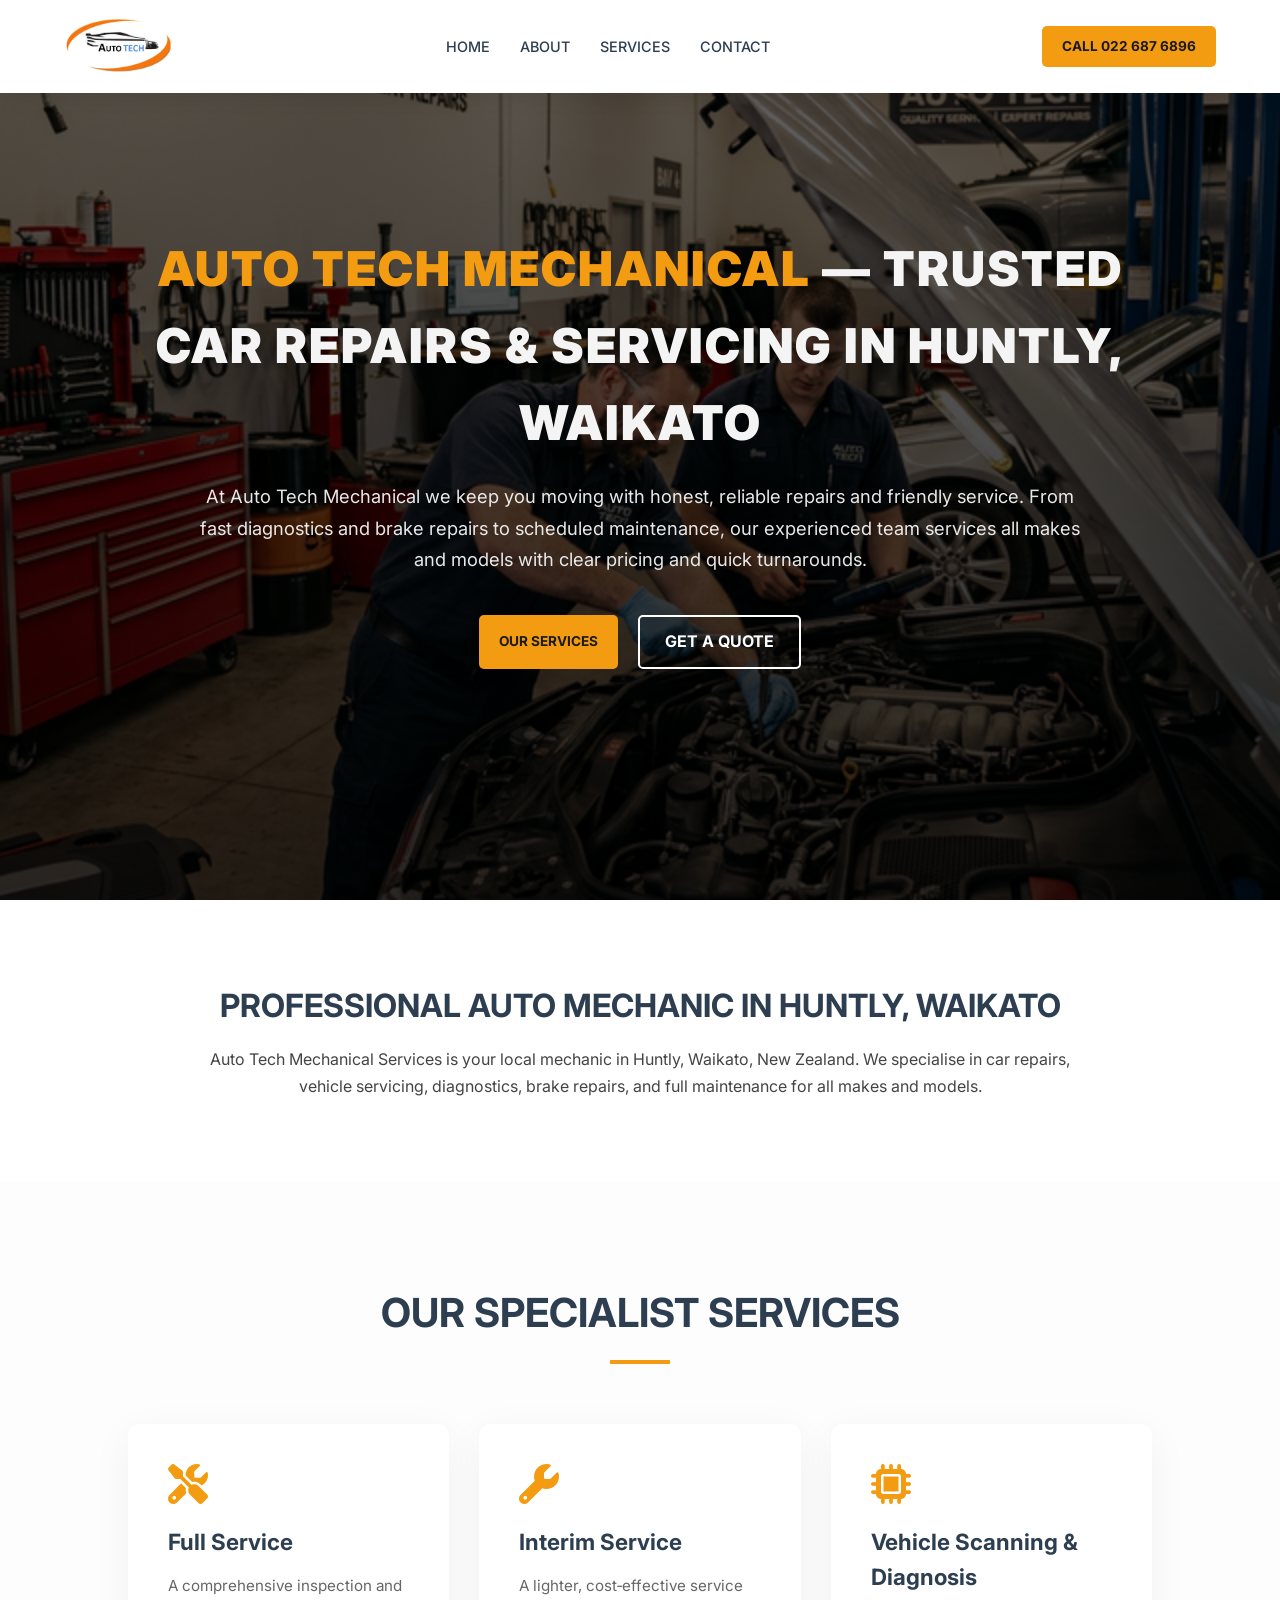
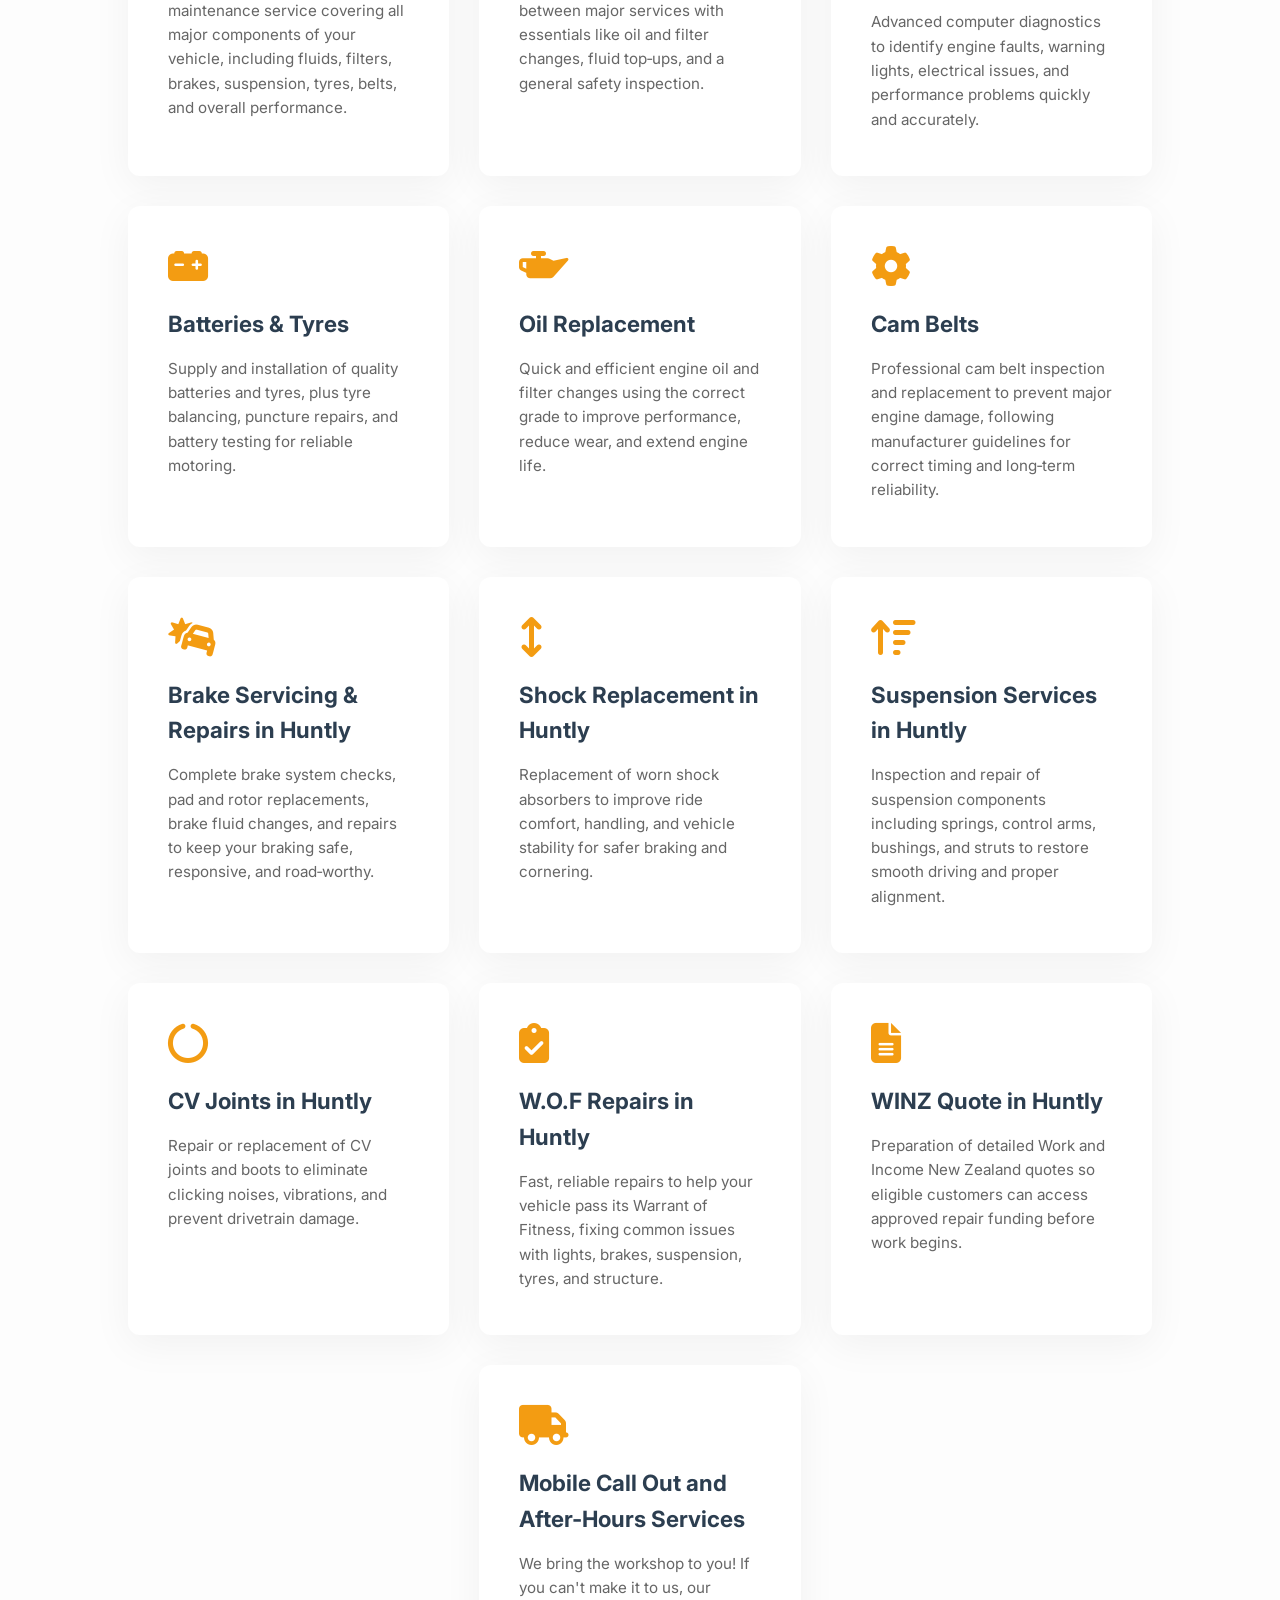
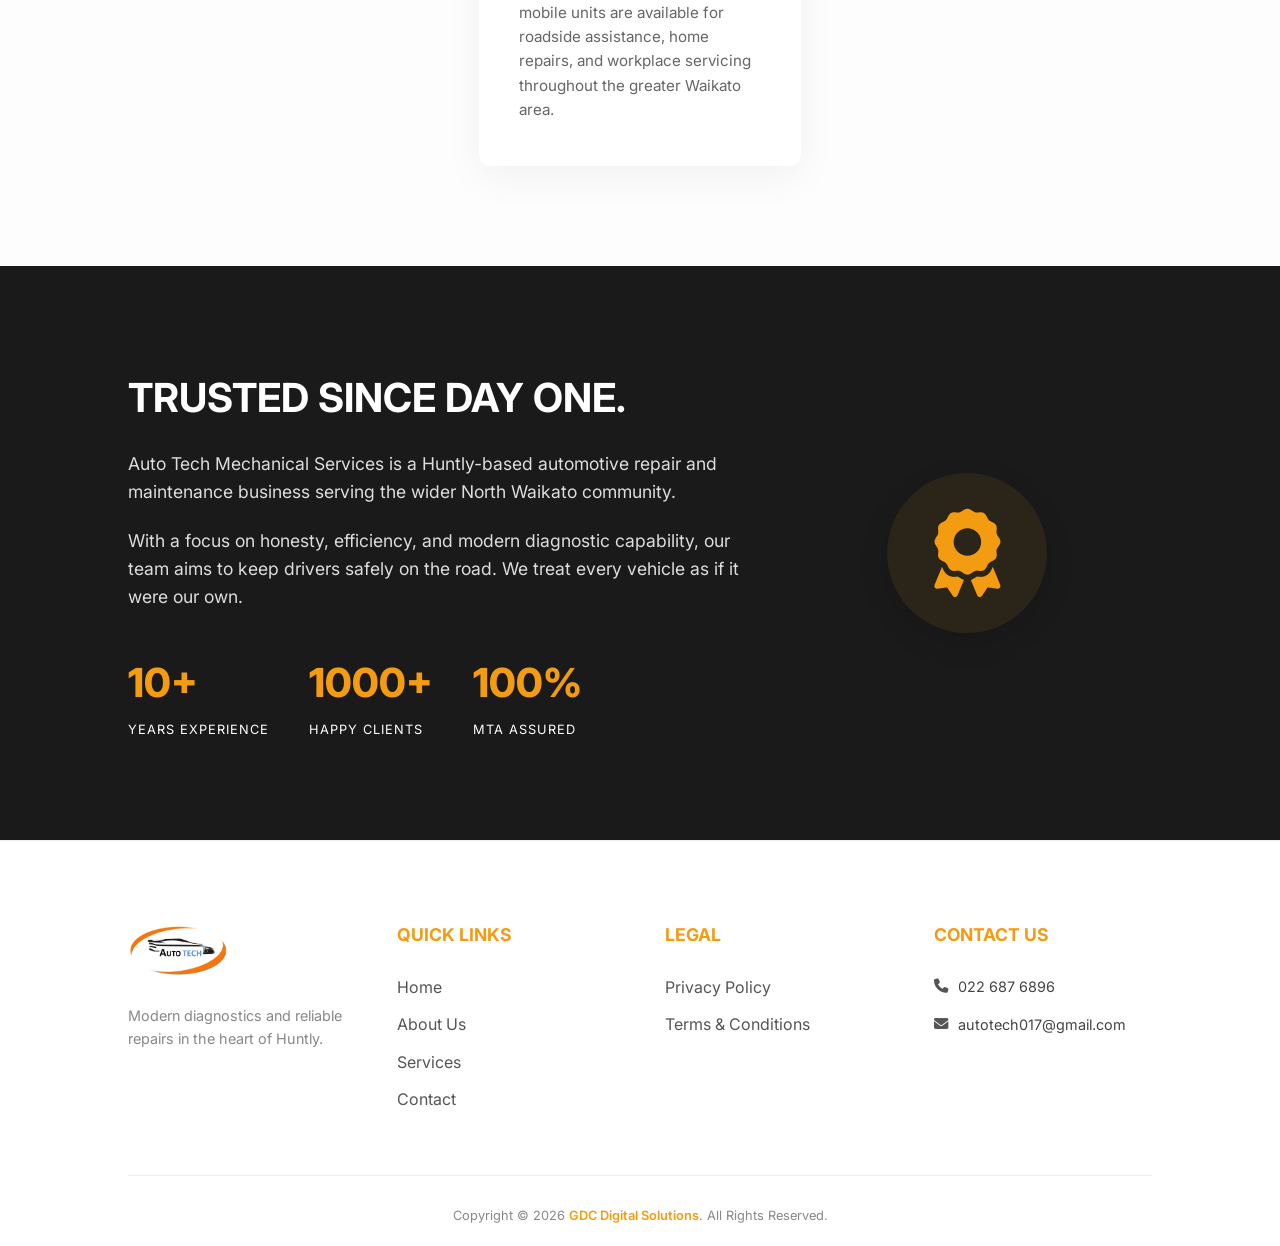
<file: index.html>
<!DOCTYPE html>
<html lang="en">

  <head>
  <meta charset="UTF-8">
  <meta name="viewport" content="width=device-width, initial-scale=1.0">
  <title>Auto Mechanic in Huntly | Car Repair Waikato | Auto Tech Mechanical Services NZ</title>
  <meta name="description" content="Looking for a trusted auto mechanic in Huntly? Auto Tech Mechanical Services provides car repairs, servicing, diagnostics, and maintenance across Waikato, New Zealand. Book today.">
  <link rel="stylesheet" href="assets/css/styles.css">
  <link rel="stylesheet" href="https://cdnjs.cloudflare.com/ajax/libs/font-awesome/6.4.0/css/all.min.css">
  <link href="https://fonts.googleapis.com/css2?family=Inter:wght@400;500;700;800;900&display=swap" rel="stylesheet">
  <script type="application/ld+json">
  {
    "@context": "https://schema.org",
    "@type": "AutoRepair",
    "name": "Auto Tech Mechanical Services",
    "address": {
      "@type": "PostalAddress",
      "addressLocality": "Huntly",
      "addressRegion": "Waikato",
      "addressCountry": "NZ"
    },
    "telephone": "0226876896",
    "url": "https://autotechmechanicalservices.co.nz"
  }
  </script> 
  <link rel="icon" href="/favicon.ico" type="image/x-icon"> 
  </head>

  <body>
  <header>
    <div class="logo">
      <a href="index.html#hero">
        <img src="assets/img/logo-white.png" alt="Auto Tech Logo" class="header-logo">
      </a>
    </div>
    <nav>
      <ul class="nav-links">
        <li><a href="#hero">Home</a></li>
        <li><a href="pages/about.html">About</a></li>
        <li><a href="pages/services.html">Services</a></li>
        <li><a href="pages/contact.html">Contact</a></li>
      </ul>
    </nav>
    <div class="header-right">
      <a href="tel:0226876896" class="cta-button">Call 022 687 6896</a>
      <div class="menu-toggle" id="mobile-menu">
        <i class="fas fa-bars"></i>
      </div>
    </div>
  </header>

  <section id="hero">
    <h1><span class="brand-yellow">Auto Tech Mechanical</span> — Trusted Car Repairs & Servicing in Huntly, Waikato</h1>
    <p>
      At Auto Tech Mechanical we keep you moving with honest, reliable repairs and friendly service. From fast diagnostics
      and brake repairs to scheduled maintenance, our experienced team services all makes and models with clear pricing
      and quick turnarounds.
    </p>
    <div class="hero-btns">
      <a href="pages/services.html" class="cta-button">Our Services</a>
      <a href="pages/contact.html" class="secondary-btn">Get A Quote</a>
  </section>

  <section class="page-intro">
    <h2>Professional Auto Mechanic in Huntly, Waikato</h2>
    <p>
      Auto Tech Mechanical Services is your local mechanic in Huntly, Waikato, New Zealand.
      We specialise in car repairs, vehicle servicing, diagnostics, brake repairs, and full maintenance for all makes and
      models.
    </p>
  </section>

  <section id="services">
    <div class="section-header">
      <h2>Our Specialist Services</h2>
      <div class="underline"></div>
    </div>
    <div class="services-grid">
      <div class="service-card">
        <i class="fas fa-tools"></i>
        <h3>Full Service</h3>
        <p>A comprehensive inspection and maintenance service covering all major components of your vehicle, including
          fluids, filters, brakes, suspension, tyres, belts, and overall performance.</p>
      </div>
      <div class="service-card">
        <i class="fas fa-wrench"></i>
        <h3>Interim Service</h3>
        <p>A lighter, cost‑effective service between major services with essentials like oil and filter changes, fluid
          top‑ups, and a general safety inspection.</p>
      </div>
      <div class="service-card">
        <i class="fas fa-microchip"></i>
        <h3>Vehicle Scanning &amp; Diagnosis</h3>
        <p>Advanced computer diagnostics to identify engine faults, warning lights, electrical issues, and performance
          problems quickly and accurately.</p>
      </div>
      <div class="service-card">
        <i class="fas fa-car-battery"></i>
        <h3>Batteries &amp; Tyres</h3>
        <p>Supply and installation of quality batteries and tyres, plus tyre balancing, puncture repairs, and battery
          testing for reliable motoring.</p>
      </div>
      <div class="service-card">
        <i class="fas fa-oil-can"></i>
        <h3>Oil Replacement</h3>
        <p>Quick and efficient engine oil and filter changes using the correct grade to improve performance, reduce
          wear, and extend engine life.</p>
      </div>
      <div class="service-card">
        <i class="fas fa-cog"></i>
        <h3>Cam Belts</h3>
        <p>Professional cam belt inspection and replacement to prevent major engine damage, following manufacturer
          guidelines for correct timing and long‑term reliability.</p>
      </div>
      <div class="service-card">
        <i class="fas fa-car-crash"></i>
        <h3>Brake Servicing & Repairs in Huntly</h3>
        <p>Complete brake system checks, pad and rotor replacements, brake fluid changes, and repairs to keep your
          braking safe, responsive, and road‑worthy.</p>
      </div>
      <div class="service-card">
        <i class="fas fa-arrows-up-down"></i>
        <h3>Shock Replacement in Huntly</h3>
        <p>Replacement of worn shock absorbers to improve ride comfort, handling, and vehicle stability for safer
          braking and cornering.</p>
      </div>
      <div class="service-card">
        <i class="fas fa-arrow-up-wide-short"></i>
        <h3>Suspension Services in Huntly</h3>
        <p>Inspection and repair of suspension components including springs, control arms, bushings, and struts to
          restore smooth driving and proper alignment.</p>
      </div>
      <div class="service-card">
        <i class="fas fa-circle-notch"></i>
        <h3>CV Joints in Huntly</h3>
        <p>Repair or replacement of CV joints and boots to eliminate clicking noises, vibrations, and prevent
          drivetrain damage.</p>
      </div>
      <div class="service-card">
        <i class="fas fa-clipboard-check"></i>
        <h3>W.O.F Repairs in Huntly</h3>
        <p>Fast, reliable repairs to help your vehicle pass its Warrant of Fitness, fixing common issues with lights,
          brakes, suspension, tyres, and structure.</p>
      </div>
      <div class="service-card">
        <i class="fas fa-file-alt"></i>
        <h3>WINZ Quote in Huntly</h3>
        <p>Preparation of detailed Work and Income New Zealand quotes so eligible customers can access approved repair
          funding before work begins.</p>
      </div>
      <div class="service-card">
        <i class="fas fa-truck"></i>
        <h3>Mobile Call Out and After-Hours Services</h3>
        <p>We bring the workshop to you! If you can't make it to us, our mobile units are available
          for roadside assistance, home repairs, and workplace servicing throughout the greater Waikato area.
        </p>
      </div>
    </div>
  </section>

  <section id="about" class="section section-alt index-about-section">
    <div class="about-copy index-about-copy">
      <h2 class="about-heading">TRUSTED SINCE DAY ONE.</h2>
      <p class="about-intro">
        Auto Tech Mechanical Services is a Huntly-based automotive repair and maintenance
        business serving the wider North Waikato community.
      </p>
      <p>
        With a focus on honesty, efficiency, and modern diagnostic capability, our team aims to keep
        drivers safely on the road. We treat every vehicle as if it were our own.
      </p>
      <div class="about-stats">
        <div class="about-stat">
          <span class="about-stat-value stat-number" data-target="10" data-suffix="+">10+</span>
          <span class="about-stat-label">YEARS EXPERIENCE</span>
        </div>
        <div class="about-stat">
          <span class="about-stat-value stat-number" data-target="1000" data-suffix="+">1000+</span>
          <span class="about-stat-label">HAPPY CLIENTS</span>
        </div>
        <div class="about-stat">
          <span class="about-stat-value stat-number" data-target="100" data-suffix="%">100%</span>
          <span class="about-stat-label">MTA ASSURED</span>
        </div>
      </div>
    </div>
    <div class="about-badge index-about-badge">
      <div class="about-badge-track">
        <i class="fas fa-award about-badge-icon"></i>
      </div>
    </div>
  </section>

  <footer id="contact">
    <div class="footer-grid">
      <div class="footer-col">
        <div class="footer-logo-container">
          <a href="index.html#hero">
            <img src="assets/img/logo-white.png" alt="Auto Tech Logo" class="footer-logo">
          </a>
        </div>
        <p style="color: #888; font-size: 0.9rem;">Modern diagnostics and reliable repairs in the
          heart of Huntly.</p>
      </div>
      <div class="footer-col">
        <h4>Quick Links</h4>
        <ul>
          <li><a href="#hero">Home</a></li>
          <li><a href="pages/about.html">About Us</a></li>
          <li><a href="pages/services.html">Services</a></li>
          <li><a href="pages/contact.html">Contact</a></li>
        </ul>
      </div>
      <div class="footer-col">
        <h4>Legal</h4>
        <ul>
          <li><a href="privacy.html">Privacy Policy</a></li>
          <li><a href="terms.html">Terms &amp; Conditions</a></li>
        </ul>
      </div>
      <div class="footer-col contact-info">
        <h4>Contact Us</h4>
        <!-- <p><i cla  ss="fas fa-map-marker-alt"></i><span class="footer-address-text"><em>17 Willow Lake Road, Huntly</em><br><em>3700 Waikato</em></span></p> -->
        <p><i class="fas fa-phone"></i> <a href="tel:0226876896">022 687 6896</a></p>
        <p><i class="fas fa-envelope"></i> <a href="mailto:autotech017@gmail.com">autotech017@gmail.com</a></p>
      </div>
    </div>
    <div class="copyright">
      Copyright &copy; 2026 <a href="https://gdcdigital.co.nz/" target="_blank" rel="noopener noreferrer">GDC Digital Solutions</a>. All Rights Reserved.
    </div>
  </footer>

  <script src="assets/js/script.js"></script>
</body>

</html>
</file>
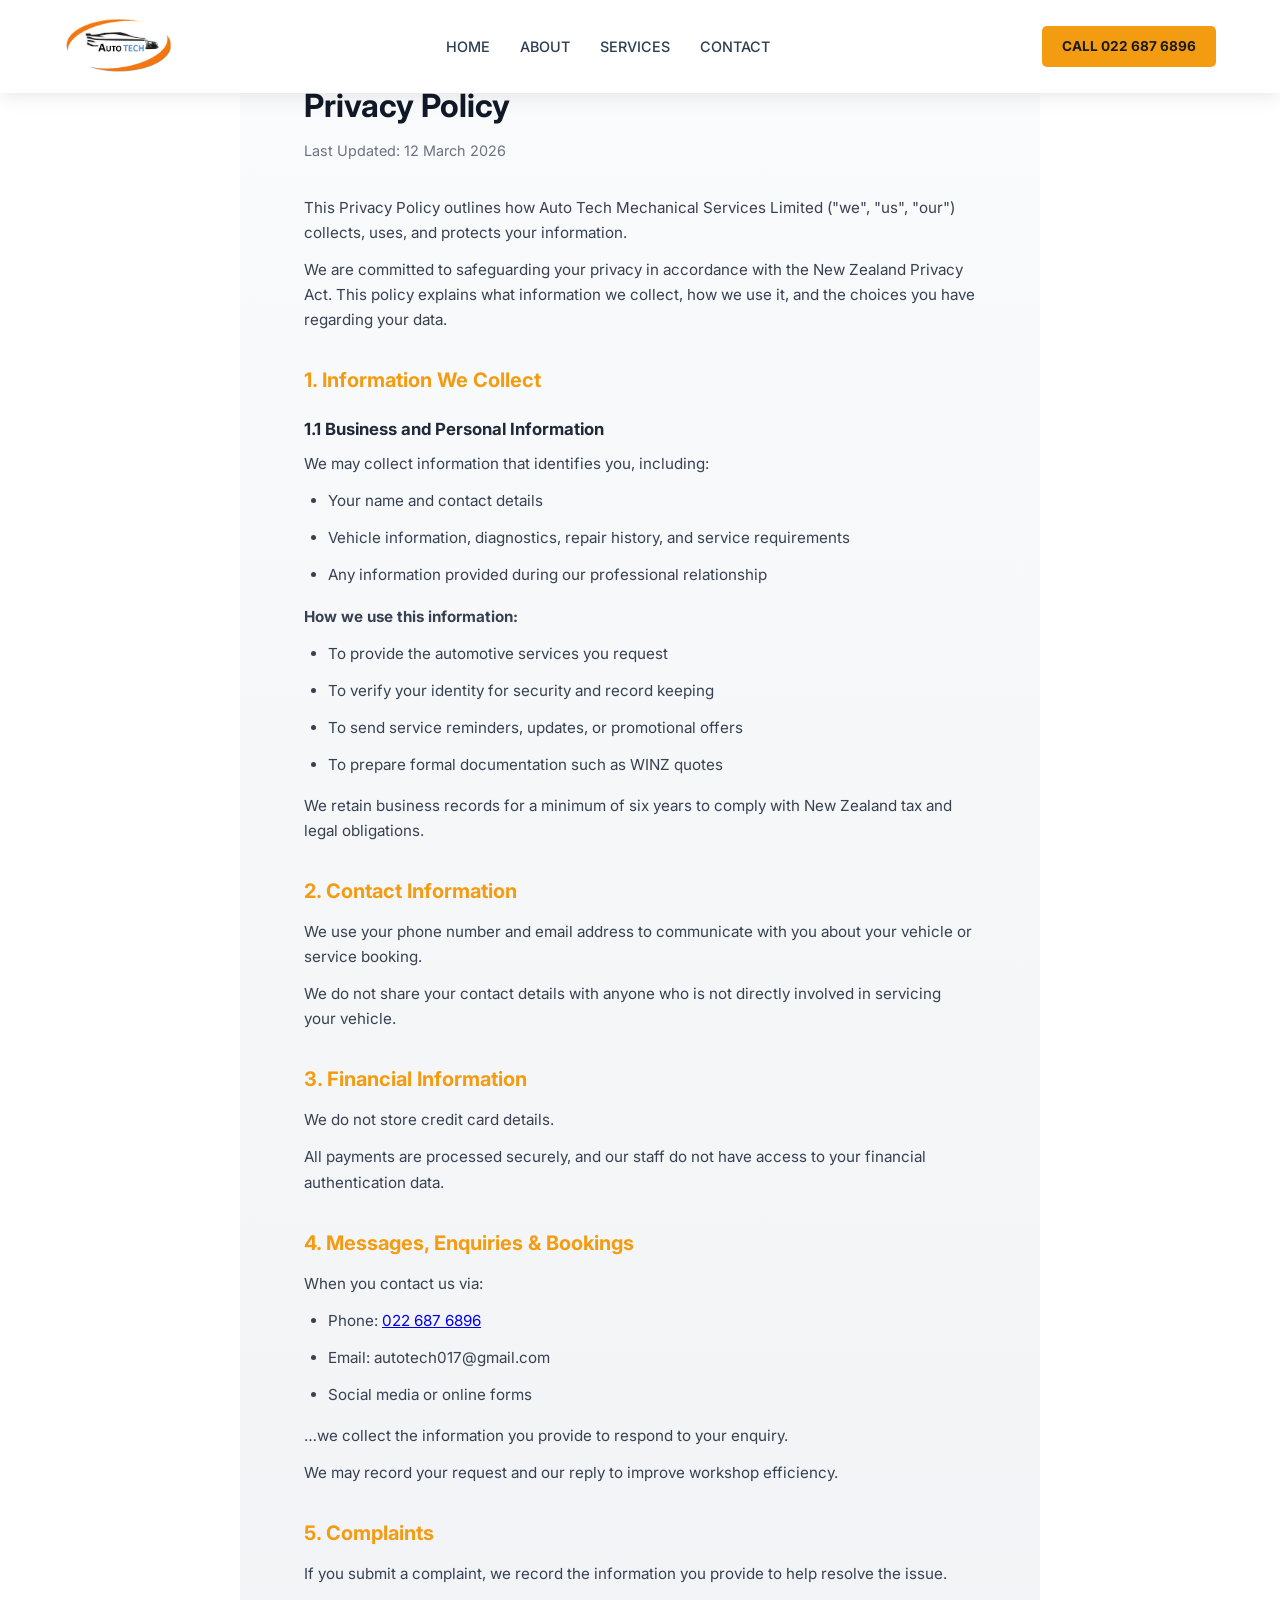
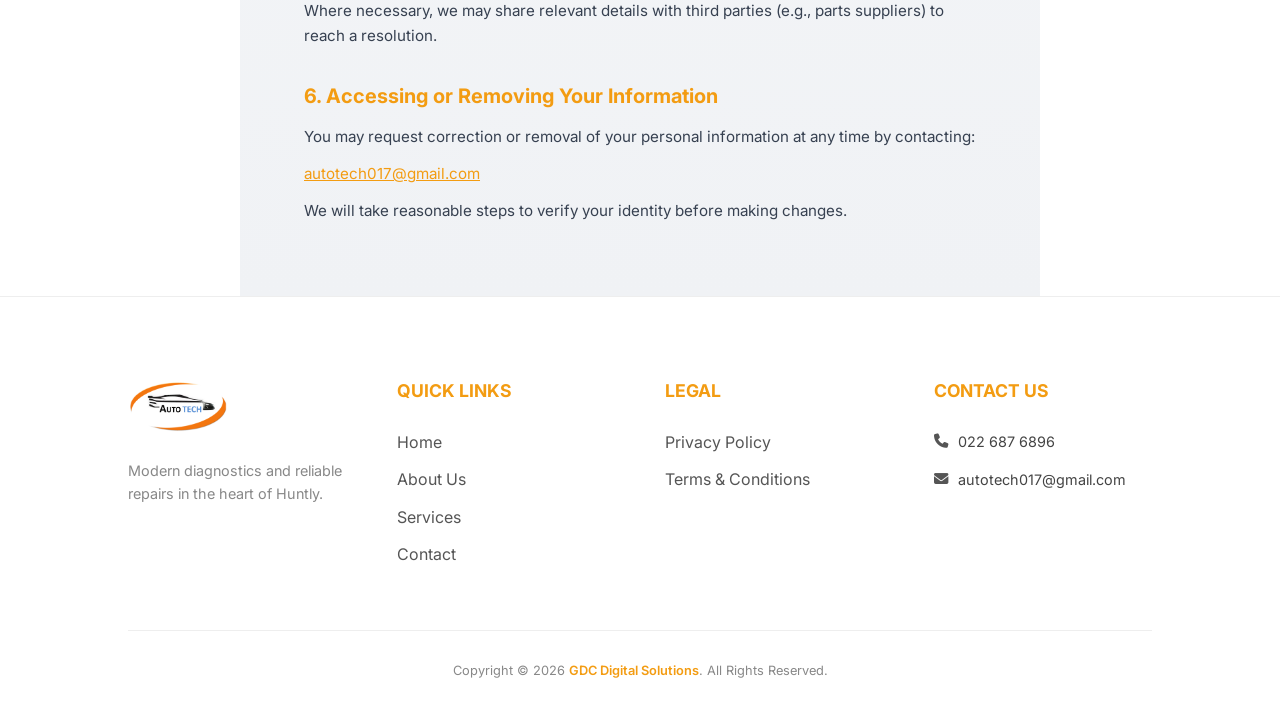
<file: privacy.html>
<!DOCTYPE html>
<html lang="en">

<head>
  <meta charset="UTF-8">
  <meta name="viewport" content="width=device-width, initial-scale=1.0">
  <title>Privacy Policy | Auto Tech Mechanical Services</title>
  <meta name="description"
    content="Privacy Policy for Auto Tech Mechanical Services Limited. How we collect, use, and protect your information.">
  <link rel="icon" type="image/png" href="assets/img/logo.png">
  <link rel="apple-touch-icon" href="assets/img/logo.png">
  <link rel="stylesheet" href="assets/css/styles.css">
  <link rel="stylesheet" href="https://cdnjs.cloudflare.com/ajax/libs/font-awesome/6.4.0/css/all.min.css">
  <link href="https://fonts.googleapis.com/css2?family=Inter:wght@400;500;700;800;900&display=swap" rel="stylesheet">
  <style>
    .legal-page { max-width: 800px; margin: 0 auto; padding: 80px 5% 60px; color: #374151; }
    .legal-page h1 { font-size: 2rem; margin-bottom: 0.5rem; color: #111827; }
    .legal-page .updated { color: #6b7280; font-size: 0.9rem; margin-bottom: 2rem; }
    .legal-page h2 { font-size: 1.25rem; margin-top: 2rem; margin-bottom: 0.75rem; color: var(--primary-color); }
    .legal-page h3 { font-size: 1.05rem; margin-top: 1.25rem; margin-bottom: 0.5rem; color: #1f2937; }
    .legal-page p, .legal-page li { margin-bottom: 0.75rem; line-height: 1.65; font-size: 0.95rem; }
    .legal-page ul { padding-left: 1.5rem; margin-bottom: 1rem; }
  </style>
</head>

<body>
  <header>
    <div class="logo">
      <a href="index.html#hero">
        <img src="assets/img/logo-white.png" alt="Auto Tech Logo" class="header-logo">
      </a>
    </div>
    <nav>
      <ul class="nav-links">
        <li><a href="index.html#hero">Home</a></li>
        <li><a href="pages/about.html">About</a></li>
        <li><a href="pages/services.html">Services</a></li>
        <li><a href="pages/contact.html">Contact</a></li>
      </ul>
    </nav>
    <div class="header-right">
      <a href="tel:0226876896" class="cta-button">Call 022 687 6896</a>
      <div class="menu-toggle" id="mobile-menu">
        <i class="fas fa-bars"></i>
      </div>
    </div>
  </header>

  <main class="legal-page page-main-light" style="min-height: calc(100vh - 80px);">
    <h1>Privacy Policy</h1>
    <p class="updated">Last Updated: 12 March 2026</p>

    <p>This Privacy Policy outlines how Auto Tech Mechanical Services Limited ("we", "us", "our") collects, uses, and protects your information.</p>
    <!-- <p>Address: <em>17 Willow Lake Road, Huntly 3700 Waikato</em></p> -->
    <p>We are committed to safeguarding your privacy in accordance with the New Zealand Privacy Act. This policy explains what information we collect, how we use it, and the choices you have regarding your data.</p>

    <h2>1. Information We Collect</h2>
    <h3>1.1 Business and Personal Information</h3>
    <p>We may collect information that identifies you, including:</p>
    <ul>
      <li>Your name and contact details</li>
      <li>Vehicle information, diagnostics, repair history, and service requirements</li>
      <li>Any information provided during our professional relationship</li>
    </ul>
    <p><strong>How we use this information:</strong></p>
    <ul>
      <li>To provide the automotive services you request</li>
      <li>To verify your identity for security and record keeping</li>
      <li>To send service reminders, updates, or promotional offers</li>
      <li>To prepare formal documentation such as WINZ quotes</li>
    </ul>
    <p>We retain business records for a minimum of six years to comply with New Zealand tax and legal obligations.</p>

    <h2>2. Contact Information</h2>
    <p>We use your phone number and email address to communicate with you about your vehicle or service booking.</p>
    <p>We do not share your contact details with anyone who is not directly involved in servicing your vehicle.</p>

    <h2>3. Financial Information</h2>
    <p>We do not store credit card details.</p>
    <p>All payments are processed securely, and our staff do not have access to your financial authentication data.</p>

    <h2>4. Messages, Enquiries &amp; Bookings</h2>
    <p>When you contact us via:</p>
    <ul>
      <li>Phone: <a href="tel:0226876896">022 687 6896</a></li>
      <li>Email: autotech017@gmail.com</li>
      <li>Social media or online forms</li>
    </ul>
    <p>…we collect the information you provide to respond to your enquiry.</p>
    <p>We may record your request and our reply to improve workshop efficiency.</p>

    <h2>5. Complaints</h2>
    <p>If you submit a complaint, we record the information you provide to help resolve the issue.</p>
    <p>Where necessary, we may share relevant details with third parties (e.g., parts suppliers) to reach a resolution.</p>

    <h2>6. Accessing or Removing Your Information</h2>
    <p>You may request correction or removal of your personal information at any time by contacting:</p>
    <p><a href="mailto:autotech017@gmail.com" style="color: #f39c12;">autotech017@gmail.com</a></p>
    <p>We will take reasonable steps to verify your identity before making changes.</p>
  </main>

  <footer style="margin-top: 0;">
    <div class="footer-grid">
      <div class="footer-col">
        <div class="footer-logo-container">
          <a href="index.html#hero">
            <img src="assets/img/logo-white.png" alt="Auto Tech Logo" class="footer-logo">
          </a>
        </div>
        <p style="color: #888; font-size: 0.9rem;">Modern diagnostics and reliable repairs in the heart of Huntly.</p>
      </div>
      <div class="footer-col">
        <h4>Quick Links</h4>
        <ul>
          <li><a href="index.html#hero">Home</a></li>
          <li><a href="pages/about.html">About Us</a></li>
          <li><a href="pages/services.html">Services</a></li>
          <li><a href="pages/contact.html">Contact</a></li>
        </ul>
      </div>
      <div class="footer-col">
        <h4>Legal</h4>
        <ul>
          <li><a href="privacy.html">Privacy Policy</a></li>
          <li><a href="terms.html">Terms &amp; Conditions</a></li>
        </ul>
      </div>
      <div class="footer-col contact-info">
        <h4>Contact Us</h4>
        <p><i class="fas fa-phone"></i> <a href="tel:0226876896">022 687 6896</a></p>
        <p><i class="fas fa-envelope"></i> <a href="mailto:autotech017@gmail.com">autotech017@gmail.com</a></p>
      </div>
    </div>
    <div class="copyright">
      Copyright &copy; 2026 <a href="https://gdcdigital.co.nz/" target="_blank" rel="noopener noreferrer">GDC Digital Solutions</a>. All Rights Reserved.
    </div>
  </footer>

  <script src="assets/js/script.js"></script>
</body>

</html>
</file>
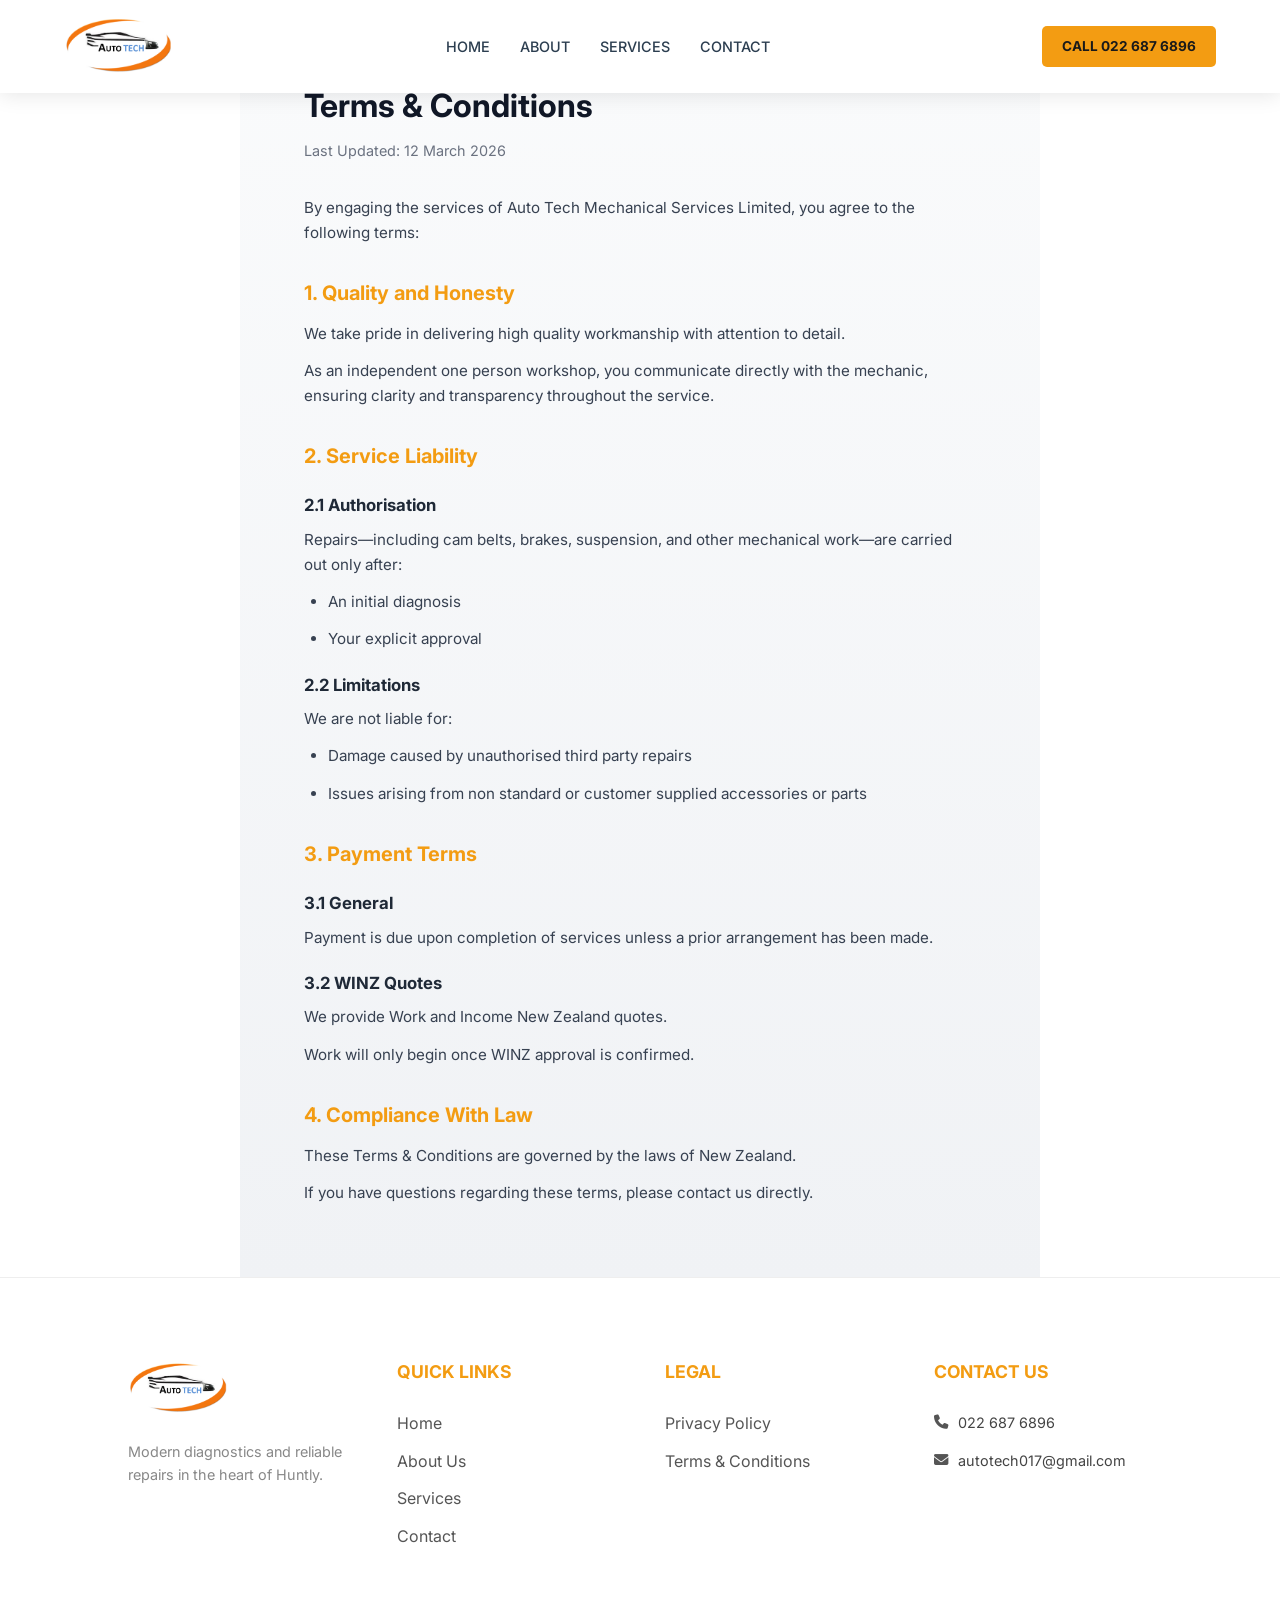
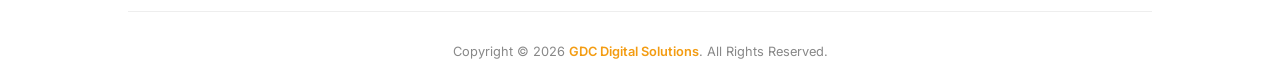
<file: terms.html>
<!DOCTYPE html>
<html lang="en">

<head>
  <meta charset="UTF-8">
  <meta name="viewport" content="width=device-width, initial-scale=1.0">
  <title>Terms &amp; Conditions | Auto Tech Mechanical Services</title>
  <meta name="description"
    content="Terms and Conditions for Auto Tech Mechanical Services Limited. Quality, liability, and payment terms.">
  <link rel="icon" type="image/png" href="assets/img/logo.png">
  <link rel="apple-touch-icon" href="assets/img/logo.png">
  <link rel="stylesheet" href="assets/css/styles.css">
  <link rel="stylesheet" href="https://cdnjs.cloudflare.com/ajax/libs/font-awesome/6.4.0/css/all.min.css">
  <link href="https://fonts.googleapis.com/css2?family=Inter:wght@400;500;700;800;900&display=swap" rel="stylesheet">
  <style>
    .legal-page { max-width: 800px; margin: 0 auto; padding: 80px 5% 60px; color: #374151; }
    .legal-page h1 { font-size: 2rem; margin-bottom: 0.5rem; color: #111827; }
    .legal-page .updated { color: #6b7280; font-size: 0.9rem; margin-bottom: 2rem; }
    .legal-page h2 { font-size: 1.25rem; margin-top: 2rem; margin-bottom: 0.75rem; color: var(--primary-color); }
    .legal-page h3 { font-size: 1.05rem; margin-top: 1.25rem; margin-bottom: 0.5rem; color: #1f2937; }
    .legal-page p, .legal-page li { margin-bottom: 0.75rem; line-height: 1.65; font-size: 0.95rem; }
    .legal-page ul { padding-left: 1.5rem; margin-bottom: 1rem; }
  </style>
</head>

<body>
  <header>
    <div class="logo">
      <a href="index.html#hero">
        <img src="assets/img/logo-white.png" alt="Auto Tech Logo" class="header-logo">
      </a>
    </div>
    <nav>
      <ul class="nav-links">
        <li><a href="index.html#hero">Home</a></li>
        <li><a href="pages/about.html">About</a></li>
        <li><a href="pages/services.html">Services</a></li>
        <li><a href="pages/contact.html">Contact</a></li>
      </ul>
    </nav>
    <div class="header-right">
      <a href="tel:0226876896" class="cta-button">Call 022 687 6896</a>
      <div class="menu-toggle" id="mobile-menu">
        <i class="fas fa-bars"></i>
      </div>
    </div>
  </header>

  <main class="legal-page page-main-light" style="min-height: calc(100vh - 80px);">
    <h1>Terms &amp; Conditions</h1>
    <p class="updated">Last Updated: 12 March 2026</p>

    <p>By engaging the services of Auto Tech Mechanical Services Limited, you agree to the following terms:</p>

    <h2>1. Quality and Honesty</h2>
    <p>We take pride in delivering high quality workmanship with attention to detail.</p>
    <p>As an independent one person workshop, you communicate directly with the mechanic, ensuring clarity and transparency throughout the service.</p>

    <h2>2. Service Liability</h2>
    <h3>2.1 Authorisation</h3>
    <p>Repairs—including cam belts, brakes, suspension, and other mechanical work—are carried out only after:</p>
    <ul>
      <li>An initial diagnosis</li>
      <li>Your explicit approval</li>
    </ul>
    <h3>2.2 Limitations</h3>
    <p>We are not liable for:</p>
    <ul>
      <li>Damage caused by unauthorised third party repairs</li>
      <li>Issues arising from non standard or customer supplied accessories or parts</li>
    </ul>

    <h2>3. Payment Terms</h2>
    <h3>3.1 General</h3>
    <p>Payment is due upon completion of services unless a prior arrangement has been made.</p>
    <h3>3.2 WINZ Quotes</h3>
    <p>We provide Work and Income New Zealand quotes.</p>
    <p>Work will only begin once WINZ approval is confirmed.</p>

    <h2>4. Compliance With Law</h2>
    <p>These Terms &amp; Conditions are governed by the laws of New Zealand.</p>
    <p>If you have questions regarding these terms, please contact us directly.</p>
  </main>

  <footer style="margin-top: 0;">
    <div class="footer-grid">
      <div class="footer-col">
        <div class="footer-logo-container">
          <a href="index.html#hero">
            <img src="assets/img/logo-white.png" alt="Auto Tech Logo" class="footer-logo">
          </a>
        </div>
        <p style="color: #888; font-size: 0.9rem;">Modern diagnostics and reliable repairs in the heart of Huntly.</p>
      </div>
      <div class="footer-col">
        <h4>Quick Links</h4>
        <ul>
          <li><a href="index.html#hero">Home</a></li>
          <li><a href="pages/about.html">About Us</a></li>
          <li><a href="pages/services.html">Services</a></li>
          <li><a href="pages/contact.html">Contact</a></li>
        </ul>
      </div>
      <div class="footer-col">
        <h4>Legal</h4>
        <ul>
          <li><a href="privacy.html">Privacy Policy</a></li>
          <li><a href="terms.html">Terms &amp; Conditions</a></li>
        </ul>
      </div>
      <div class="footer-col contact-info">
        <h4>Contact Us</h4>
        <p><i class="fas fa-phone"></i> <a href="tel:0226876896">022 687 6896</a></p>
        <p><i class="fas fa-envelope"></i> <a href="mailto:autotech017@gmail.com">autotech017@gmail.com</a></p>
      </div>
    </div>
    <div class="copyright">
      Copyright &copy; 2026 <a href="https://gdcdigital.co.nz/" target="_blank" rel="noopener noreferrer">GDC Digital Solutions</a>. All Rights Reserved.
    </div>
  </footer>

  <script src="assets/js/script.js"></script>
</body>

</html>
</file>
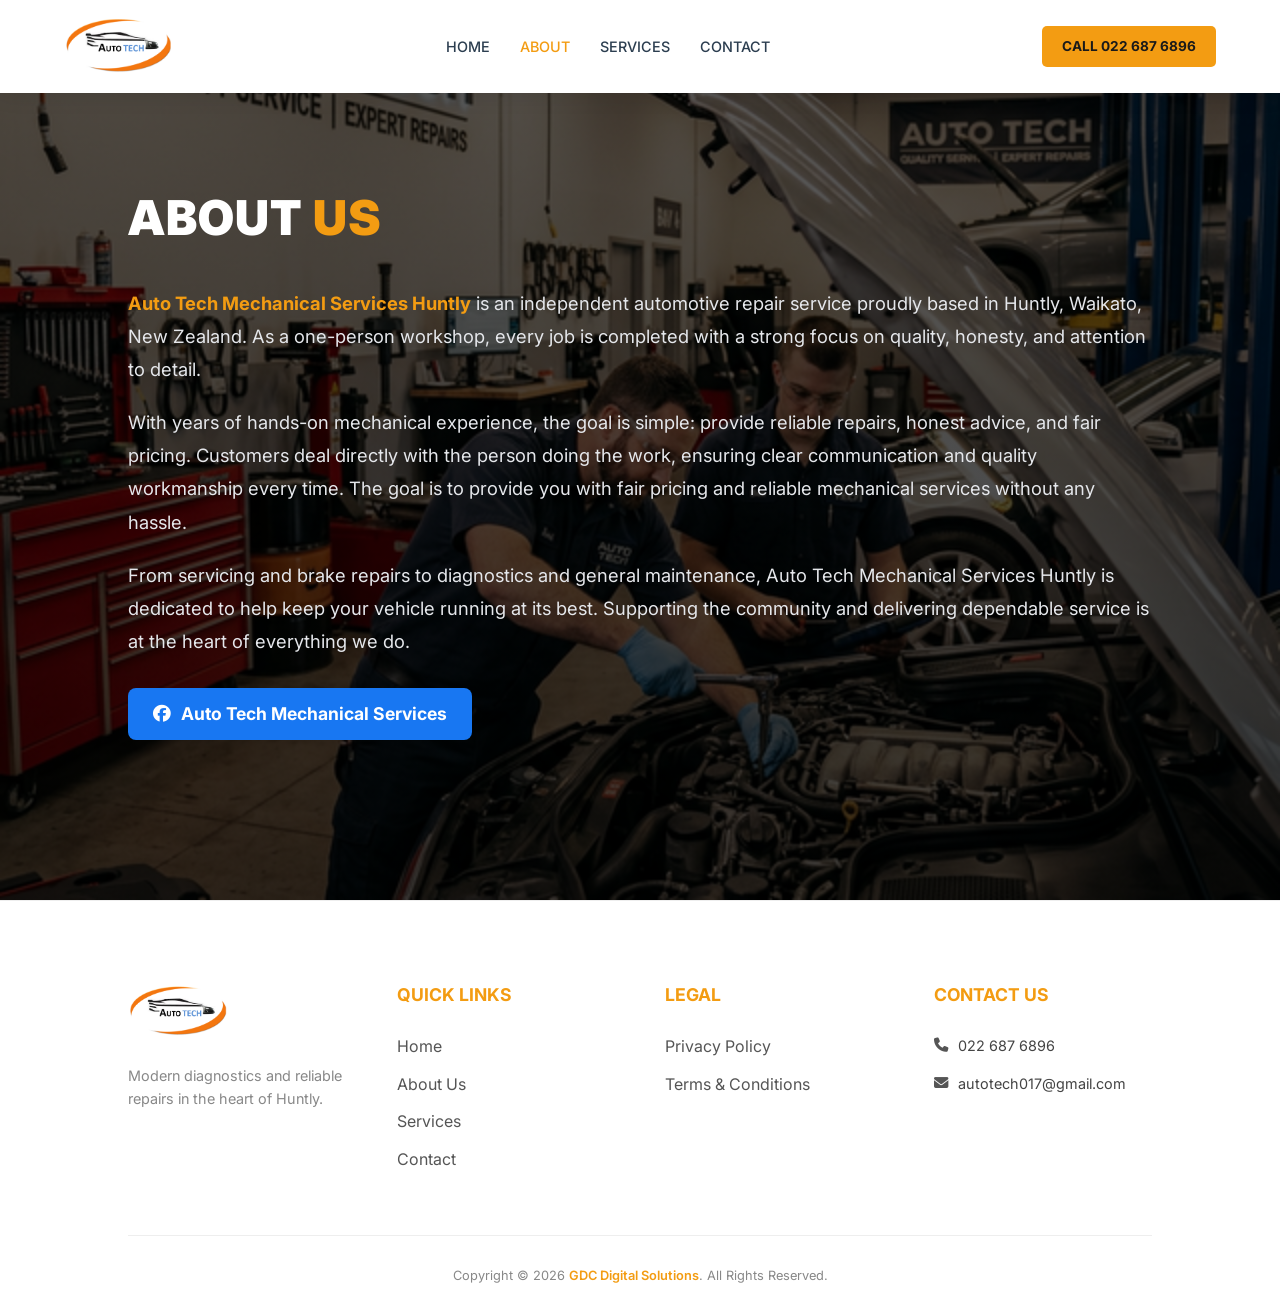
<file: pages/about.html>
<!DOCTYPE html>
<html lang="en">
<head>
    <meta charset="UTF-8">
    <meta name="viewport" content="width=device-width, initial-scale=1.0">
    <title>About Auto Tech Mechanical Services | Trusted Auto Experts</title>
    <meta name="description" content="Auto Tech Mechanical Services is committed to delivering high-quality vehicle repairs and maintenance with experienced technicians and reliable service.">
    <link rel="icon" type="image/png" href="../assets/img/logo.png">
    <link rel="apple-touch-icon" href="../assets/img/logo.png">
    <link rel="stylesheet" href="../assets/css/styles.css">
    <link rel="stylesheet" href="https://cdnjs.cloudflare.com/ajax/libs/font-awesome/6.4.0/css/all.min.css">
    <link href="https://fonts.googleapis.com/css2?family=Inter:wght@400;500;700;800;900&display=swap" rel="stylesheet">
</head>
<body>
    <h1 class="visually-hidden">Your Trusted Partner for Vehicle Care</h1>
    <header>
        <div class="logo">
            <a href="../index.html#hero">
                <img src="../assets/img/logo-white.png" alt="Auto Tech Logo" class="header-logo">
            </a>
        </div>
        <nav>
            <ul class="nav-links">
                <li><a href="../index.html">Home</a></li>
                <li><a href="about.html" style="color: var(--primary-color);">About</a></li>
                <li><a href="services.html">Services</a></li>
                <li><a href="contact.html">Contact</a></li>
            </ul>
        </nav>
        <div class="header-right">
            <a href="tel:0226876896" class="cta-button">Call 022 687 6896</a>
            <div class="menu-toggle" id="mobile-menu">
                <i class="fas fa-bars"></i>
            </div>
        </div>
    </header>
    <main class="page-main-light" style="padding-top: 80px;">
        <section class="premium-about-section" style="min-height: calc(100vh - 80px);">
            <div class="about-container">
                <div class="about-text-content">
                    <h2 class="section-title">About <span>Us</span></h2>
                    <div class="about-paragraphs">
                        <p><strong>Auto Tech Mechanical Services Huntly</strong> is an independent automotive repair
                            service proudly based in Huntly, Waikato, New Zealand. As a one-person workshop, every job is
                            completed with a strong focus on quality, honesty, and attention to detail.</p>
                        <p>With years of hands-on mechanical experience, the goal is simple: provide reliable repairs,
                            honest advice, and fair pricing. Customers deal directly with the person doing the work,
                            ensuring clear communication and quality workmanship every time. The goal is to provide you
                            with fair pricing and reliable mechanical services without any hassle.</p>
                        <p>From servicing and brake repairs to diagnostics and general maintenance, Auto Tech Mechanical
                            Services Huntly is dedicated to help keep your vehicle running at its best. Supporting the
                            community and delivering dependable service is at the heart of everything we do.</p>
                    </div>
                    <div class="social-link">
                        <a href="https://www.facebook.com/share/18G3aPCVHN/" target="_blank" rel="noopener noreferrer"><i
                                class="fab fa-facebook"></i> Auto Tech
                            Mechanical Services</a>
                    </div>
                </div>
                <!-- Temporarily hiding services list container on About page
                <div class="about-services-content">
                    <div class="services-header-row">
                        <h3 class="services-list-title">Services</h3>
                        <a href="services.html" class="services-link-btn">View all services</a>
                    </div>
                    <ul class="premium-services-list">
                        <li><i class="fas fa-check-circle"></i> Full service</li>
                        <li><i class="fas fa-check-circle"></i> Interim service</li>
                        <li><i class="fas fa-check-circle"></i> Vehicle scanning & diagnosis</li>
                        <li><i class="fas fa-check-circle"></i> Batteries & tyres</li>
                        <li><i class="fas fa-check-circle"></i> Oil replacement</li>
                        <li><i class="fas fa-check-circle"></i> Cam belts</li>
                        <li><i class="fas fa-check-circle"></i> Brake servicing & repairs</li>
                        <li><i class="fas fa-check-circle"></i> Shock replacement</li>
                        <li><i class="fas fa-check-circle"></i> Suspension</li>
                        <li><i class="fas fa-check-circle"></i> CV joints</li>
                        <li><i class="fas fa-check-circle"></i> W.O.F repairs</li>
                        <li><i class="fas fa-check-circle"></i> WINZ quote</li>
                    </ul>
                </div>
                -->
            </div>
        </section>
    </main>
    <footer id="contact">
        <div class="footer-grid">
            <div class="footer-col">
                <div class="footer-logo-container">
                    <a href="../index.html#hero">
                        <img src="../assets/img/logo-white.png" alt="Auto Tech Logo" class="footer-logo">
                    </a>
                </div>
                <p style="color: #888; font-size: 0.9rem;">Modern diagnostics and reliable repairs in
                    the heart of Huntly.</p>
            </div>
            <div class="footer-col">
                <h4>Quick Links</h4>
                <ul>
                    <li><a href="../index.html">Home</a></li>
                    <li><a href="about.html">About Us</a></li>
                    <li><a href="services.html">Services</a></li>
                    <li><a href="contact.html">Contact</a></li>
                </ul>
            </div>
            <div class="footer-col">
                <h4>Legal</h4>
                <ul>
                    <li><a href="../privacy.html">Privacy Policy</a></li>
                    <li><a href="../terms.html">Terms &amp; Conditions</a></li>
                </ul>
            </div>
            <div class="footer-col contact-info">
                <h4>Contact Us</h4>
                <p><i class="fas fa-phone"></i> <a href="tel:0226876896">022 687 6896</a></p>
                <p><i class="fas fa-envelope"></i> <a href="mailto:autotech017@gmail.com">autotech017@gmail.com</a></p>
            </div>
        </div>
        <div class="copyright">
            Copyright &copy; 2026 <a href="https://gdcdigital.co.nz/" target="_blank" rel="noopener noreferrer">GDC Digital Solutions</a>. All Rights Reserved.
        </div>
    </footer>
    <script src="../assets/js/script.js"></script>
</body>
</html>
</file>
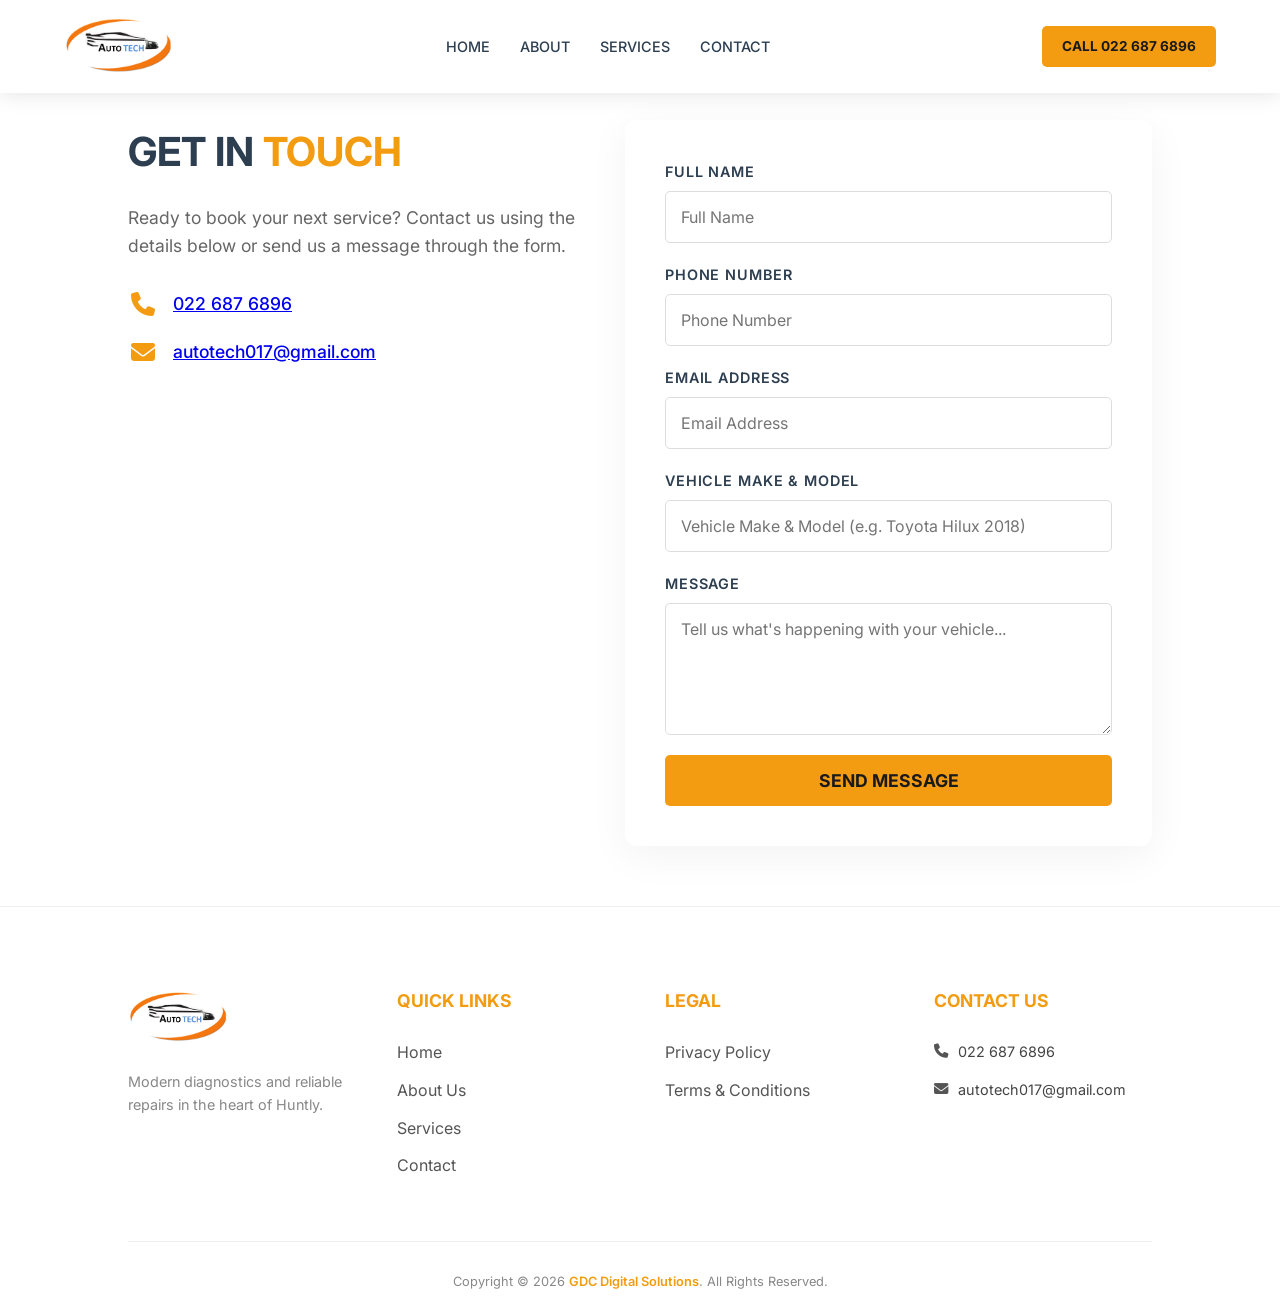
<file: pages/contact.html>
<!DOCTYPE html>
<html lang="en">
<head>
  <meta charset="UTF-8">
  <meta name="viewport" content="width=device-width, initial-scale=1.0">
  <title>Contact Auto Tech Mechanical Services | Book Your Service Today</title>
  <meta name="description"
    content="Contact us for your car service, request a quote, or get expert assistance for your automotive needs.">
  <link rel="icon" type="image/png" href="../assets/img/logo.png">
  <link rel="apple-touch-icon" href="../assets/img/logo.png">
  <link rel="stylesheet" href="../assets/css/styles.css">
  <link rel="stylesheet" href="https://cdnjs.cloudflare.com/ajax/libs/font-awesome/6.4.0/css/all.min.css">
  <link href="https://fonts.googleapis.com/css2?family=Inter:wght@400;500;700;800;900&display=swap" rel="stylesheet">
</head>
<body>
  <h1 class="visually-hidden">Get in Touch with Our Auto Experts</h1>
  <header style="padding: 0.5rem 5%;">
    <div class="logo">
      <a href="../index.html#hero">
        <img src="../assets/img/logo-white.png" alt="Auto Tech Logo" class="header-logo">
      </a>
    </div>
    <nav>
      <ul class="nav-links">
        <li><a href="../index.html#hero">Home</a></li>
        <li><a href="about.html">About</a></li>
        <li><a href="services.html">Services</a></li>
        <li><a href="contact.html">Contact</a></li>
      </ul>
    </nav>
    <div class="header-right">
      <a href="tel:0226876896" class="cta-button">Call 022 687 6896</a>
      <div class="menu-toggle" id="mobile-menu">
        <i class="fas fa-bars"></i>
      </div>
    </div>
  </header>

  <section class="contact-section">
    <div class="contact-info-block">
      <h2>Get In <span>Touch</span></h2>
      <p>Ready to book your next service? Contact us using the details below or send us a message through the form.</p>
      <ul class="contact-details-list">
        <li><i class="fas fa-phone"></i> <a href="tel:0226876896">022 687 6896</a></li>
        <li><i class="fas fa-envelope"></i> <a href="mailto:autotech017@gmail.com">autotech017@gmail.com</a></li>
      </ul>
    </div>
    <div class="contact-form-block">
      <form name="contact" method="POST" netlify>
        <div class="contact-form-field">
          <label for="fullName">Full Name</label>
          <input id="fullName" name="fullName" type="text" placeholder="Full Name" required>
        </div>
        <div class="contact-form-field">
          <label for="phoneNumber">Phone Number</label>
          <input id="phoneNumber" name="phoneNumber" type="tel" placeholder="Phone Number" required>
        </div>
        <div class="contact-form-field">
          <label for="emailAddress">Email Address</label>
          <input id="emailAddress" name="emailAddress" type="email" placeholder="Email Address" required>
        </div>
        <div class="contact-form-field">
          <label for="vehicleDetails">Vehicle Make &amp; Model</label>
          <input id="vehicleDetails" name="vehicleDetails" type="text"
            placeholder="Vehicle Make &amp; Model (e.g. Toyota Hilux 2018)" required>
        </div>
        <div class="contact-form-field">
          <label for="message">Message</label>
          <textarea id="message" name="message" rows="5"
            placeholder="Tell us what's happening with your vehicle..." required></textarea>
        </div>
        <button type="submit" class="submit-btn">Send Message</button>
      </form>
    </div>
  </section>

  <!-- Map temporarily disabled
  <section class="map-section" style="width: 100%; height: 450px; background: #eee;">
    <iframe width="100%" height="100%" frameborder="0" style="border:0;"
      src="https://www.google.com/maps?q=Huntly,+Waikato,+New+Zealand&output=embed" allowfullscreen>
    </iframe>
  </section>
  -->

  <footer style="margin-top: 0;">
    <div class="footer-grid">
      <div class="footer-col">
        <div class="footer-logo-container">
          <a href="../index.html#hero">
            <img src="../assets/img/logo-white.png" alt="Auto Tech Logo" class="footer-logo">
          </a>
        </div>
        <p style="color: #888; font-size: 0.9rem;">Modern diagnostics and reliable repairs in the
          heart of Huntly.</p>
      </div>
      <div class="footer-col">
        <h4>Quick Links</h4>
        <ul>
          <li><a href="../index.html#hero">Home</a></li>
          <li><a href="about.html">About Us</a></li>
          <li><a href="services.html">Services</a></li>
          <li><a href="contact.html">Contact</a></li>
        </ul>
      </div>
      <div class="footer-col">
        <h4>Legal</h4>
        <ul>
          <li><a href="../privacy.html">Privacy Policy</a></li>
          <li><a href="../terms.html">Terms &amp; Conditions</a></li>
        </ul>
      </div>
      <div class="footer-col contact-info">
        <h4>Contact Us</h4>
        <p><i class="fas fa-phone"></i> <a href="tel:0226876896">022 687 6896</a></p>
        <p><i class="fas fa-envelope"></i> <a href="mailto:autotech017@gmail.com">autotech017@gmail.com</a></p>
      </div>
    </div>
    <div class="copyright">
      Copyright &copy; 2026 <a href="https://gdcdigital.co.nz/" target="_blank" rel="noopener noreferrer">GDC Digital Solutions</a>. All Rights Reserved.
    </div>
  </footer>

  <script src="../assets/js/script.js"></script>
</body>
</html>
</file>
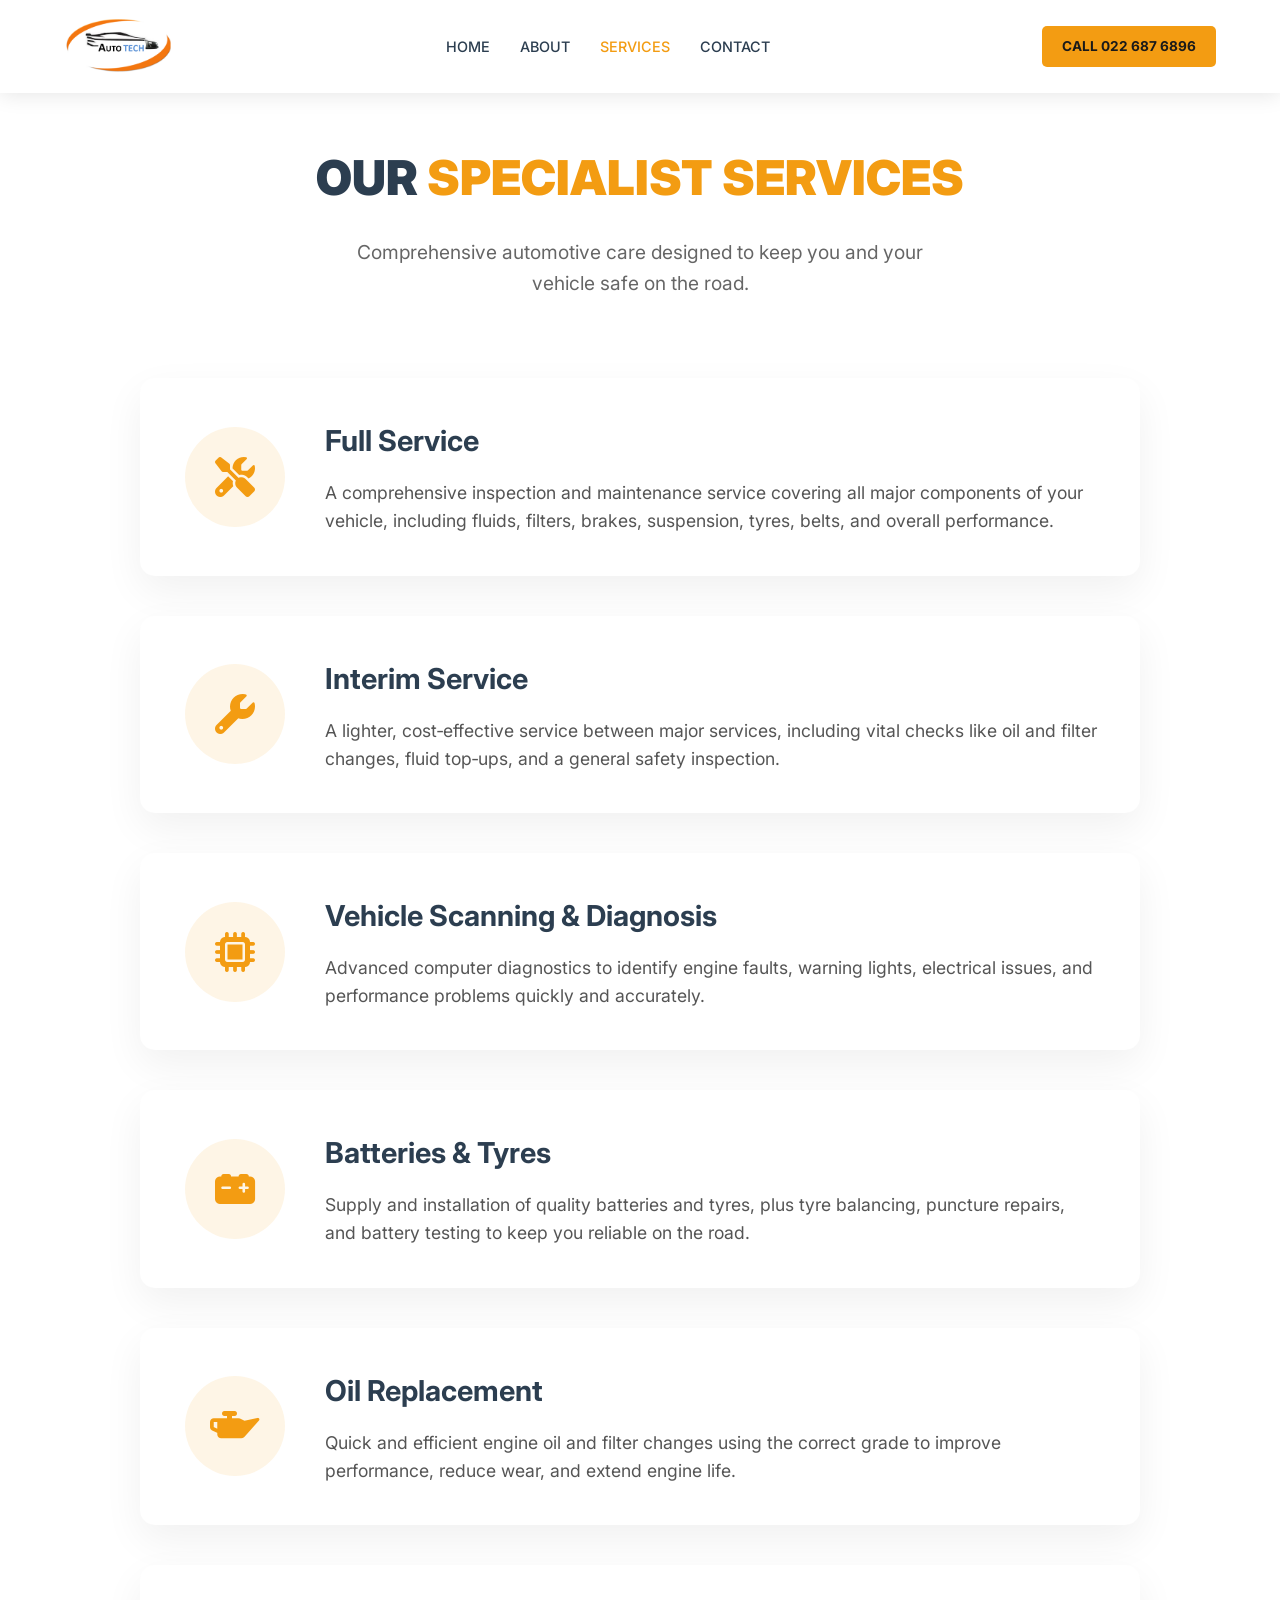
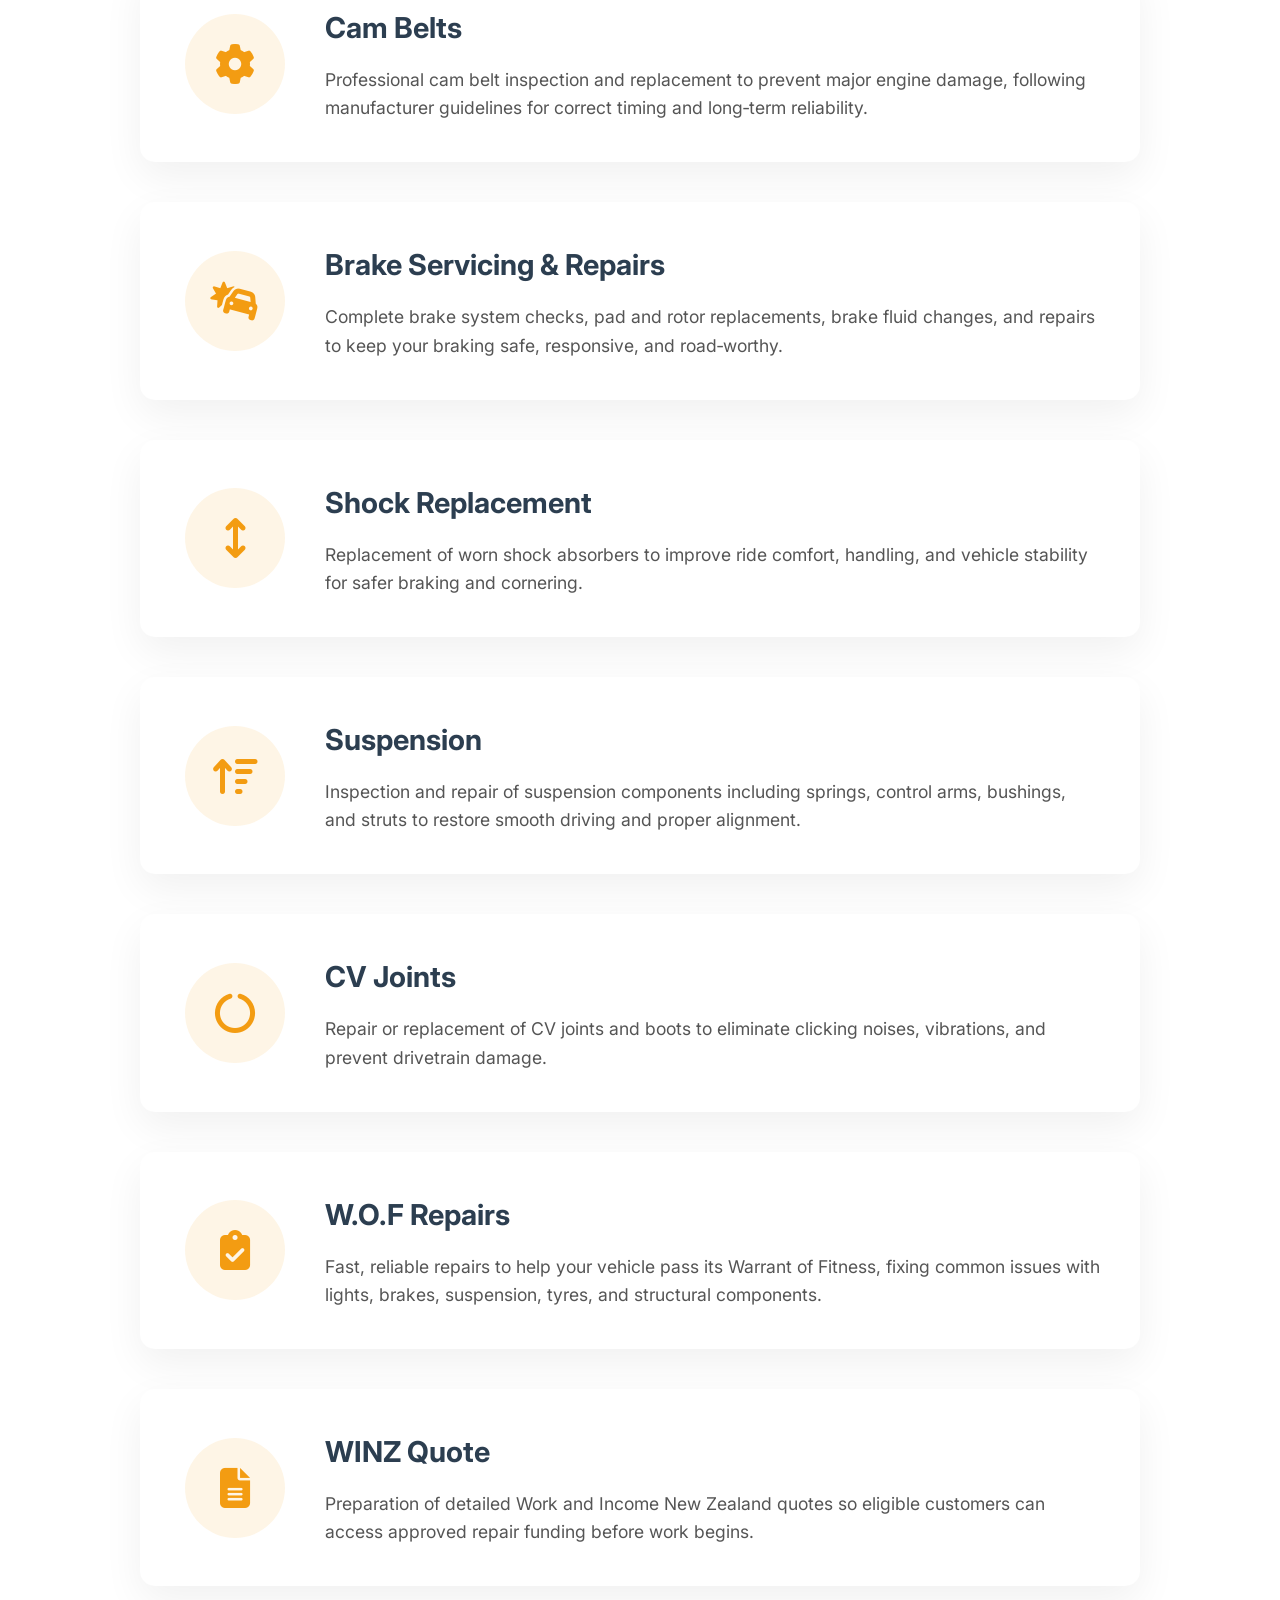
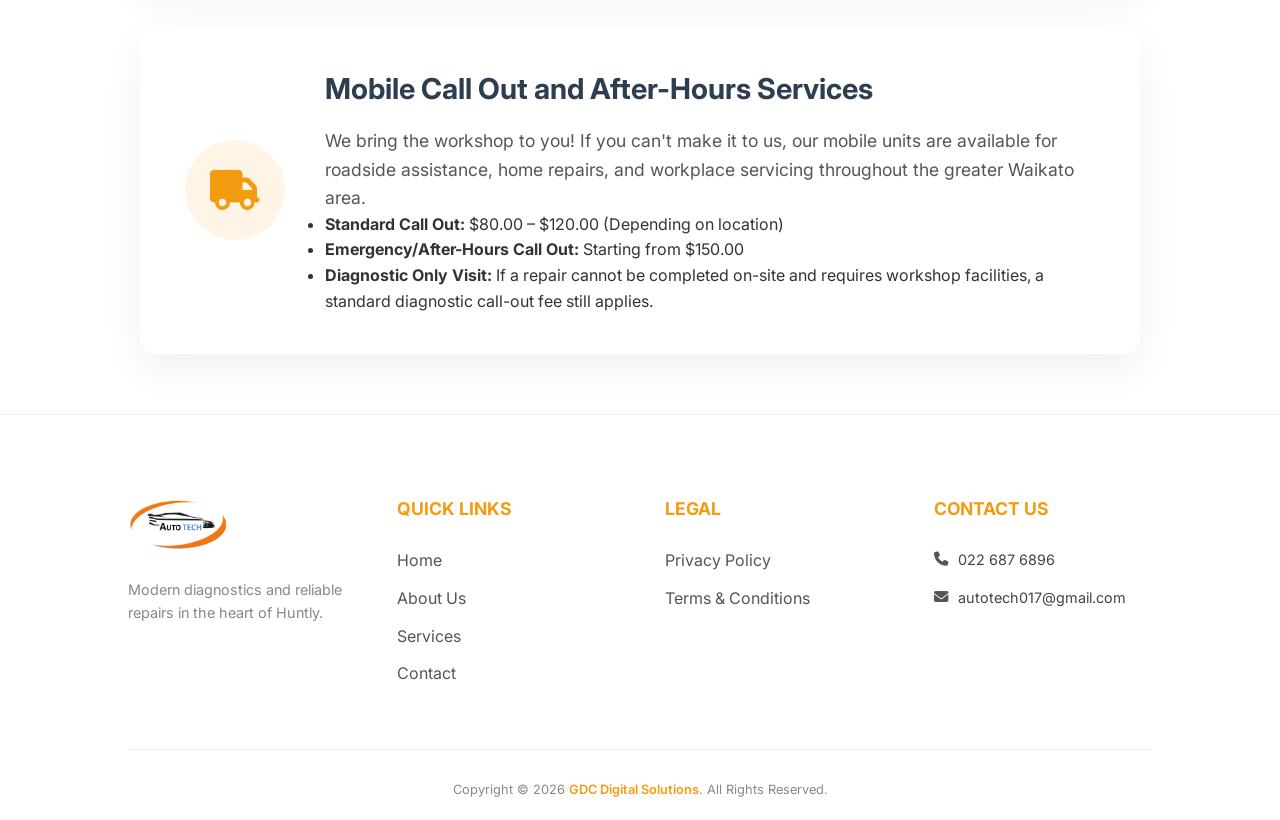
<file: pages/services.html>
<!DOCTYPE html>
<html lang="en">
<head>
    <meta charset="UTF-8">
    <meta name="viewport" content="width=device-width, initial-scale=1.0">
    <title>Auto Repair Services | Maintenance &amp; Diagnostics Solutions</title>
    <meta name="description" content="High-quality vehicle repairs, servicing, and maintenance solutions designed for performance and safety.">
    <link rel="icon" type="image/png" href="../assets/img/logo.png">
    <link rel="apple-touch-icon" href="../assets/img/logo.png">
    <link rel="stylesheet" href="../assets/css/styles.css">
    <link rel="stylesheet" href="https://cdnjs.cloudflare.com/ajax/libs/font-awesome/6.4.0/css/all.min.css">
    <link href="https://fonts.googleapis.com/css2?family=Inter:wght@400;500;700;800;900&display=swap" rel="stylesheet">
</head>
<body>
    <h1 class="visually-hidden">Comprehensive Auto Repair &amp; Maintenance Services</h1>
    <header>
        <div class="logo">
            <a href="../index.html#hero">
                <img src="../assets/img/logo-white.png" alt="Auto Tech Logo" class="header-logo">
            </a>
        </div>
        <nav>
            <ul class="nav-links">
                <li><a href="../index.html">Home</a></li>
                <li><a href="about.html">About</a></li>
                <li><a href="services.html" style="color: var(--primary-color);">Services</a></li>
                <li><a href="contact.html">Contact</a></li>
            </ul>
        </nav>
        <div class="header-right">
            <a href="tel:0226876896" class="cta-button">Call 022 687 6896</a>
            <div class="menu-toggle" id="mobile-menu">
                <i class="fas fa-bars"></i>
            </div>
        </div>
    </header>
    <main style="padding-top: 80px; background: #fdfdfd; min-height: calc(100vh - 80px);">
        <section class="premium-services-page" style="padding: 60px 10%;">
            <div class="section-header" style="margin-bottom: 80px;">
                <h2 style="font-size: 3rem; font-weight: 900; color: var(--secondary-color);">Our <span
                        style="color: var(--primary-color);">Specialist Services</span></h2>
                <p style="font-size: 1.2rem; color: #666; max-width: 600px; margin: 20px auto 0;">Comprehensive
                    automotive care designed to keep you and your vehicle safe on the road.</p>
            </div>
            <div class="premium-service-cards">
                <div class="p-service-card">
                    <div class="p-service-icon">
                        <i class="fas fa-tools"></i>
                    </div>
                    <div class="p-service-content">
                        <h3>Full Service</h3>
                        <p>A comprehensive inspection and maintenance service covering all major components of your
                            vehicle, including fluids, filters, brakes, suspension, tyres, belts, and overall
                            performance.</p>
                    </div>
                </div>
                <div class="p-service-card">
                    <div class="p-service-icon">
                        <i class="fas fa-wrench"></i>
                    </div>
                    <div class="p-service-content">
                        <h3>Interim Service</h3>
                        <p>A lighter, cost‑effective service between major services, including vital checks like oil and
                            filter changes, fluid top‑ups, and a general safety inspection.</p>
                    </div>
                </div>
                <div class="p-service-card">
                    <div class="p-service-icon">
                        <i class="fas fa-microchip"></i>
                    </div>
                    <div class="p-service-content">
                        <h3>Vehicle Scanning &amp; Diagnosis</h3>
                        <p>Advanced computer diagnostics to identify engine faults, warning lights, electrical issues,
                            and performance problems quickly and accurately.</p>
                    </div>
                </div>
                <div class="p-service-card">
                    <div class="p-service-icon">
                        <i class="fas fa-car-battery"></i>
                    </div>
                    <div class="p-service-content">
                        <h3>Batteries &amp; Tyres</h3>
                        <p>Supply and installation of quality batteries and tyres, plus tyre balancing, puncture
                            repairs, and battery testing to keep you reliable on the road.</p>
                    </div>
                </div>
                <div class="p-service-card">
                    <div class="p-service-icon">
                        <i class="fas fa-oil-can"></i>
                    </div>
                    <div class="p-service-content">
                        <h3>Oil Replacement</h3>
                        <p>Quick and efficient engine oil and filter changes using the correct grade to improve
                            performance, reduce wear, and extend engine life.</p>
                    </div>
                </div>
                <div class="p-service-card">
                    <div class="p-service-icon">
                        <i class="fas fa-cog"></i>
                    </div>
                    <div class="p-service-content">
                        <h3>Cam Belts</h3>
                        <p>Professional cam belt inspection and replacement to prevent major engine damage, following
                            manufacturer guidelines for correct timing and long‑term reliability.</p>
                    </div>
                </div>
                <div class="p-service-card">
                    <div class="p-service-icon">
                        <i class="fas fa-car-crash"></i>
                    </div>
                    <div class="p-service-content">
                        <h3>Brake Servicing &amp; Repairs</h3>
                        <p>Complete brake system checks, pad and rotor replacements, brake fluid changes, and repairs to
                            keep your braking safe, responsive, and road‑worthy.</p>
                    </div>
                </div>
                <div class="p-service-card">
                    <div class="p-service-icon">
                        <i class="fas fa-arrows-up-down"></i>
                    </div>
                    <div class="p-service-content">
                        <h3>Shock Replacement</h3>
                        <p>Replacement of worn shock absorbers to improve ride comfort, handling, and vehicle stability
                            for safer braking and cornering.</p>
                    </div>
                </div>
                <div class="p-service-card">
                    <div class="p-service-icon">
                        <i class="fas fa-arrow-up-wide-short"></i>
                    </div>
                    <div class="p-service-content">
                        <h3>Suspension</h3>
                        <p>Inspection and repair of suspension components including springs, control arms, bushings, and
                            struts to restore smooth driving and proper alignment.</p>
                    </div>
                </div>
                <div class="p-service-card">
                    <div class="p-service-icon">
                        <i class="fas fa-circle-notch"></i>
                    </div>
                    <div class="p-service-content">
                        <h3>CV Joints</h3>
                        <p>Repair or replacement of CV joints and boots to eliminate clicking noises, vibrations, and
                            prevent drivetrain damage.</p>
                    </div>
                </div>
                <div class="p-service-card">
                    <div class="p-service-icon">
                        <i class="fas fa-clipboard-check"></i>
                    </div>
                    <div class="p-service-content">
                        <h3>W.O.F Repairs</h3>
                        <p>Fast, reliable repairs to help your vehicle pass its Warrant of Fitness, fixing common issues
                            with lights, brakes, suspension, tyres, and structural components.</p>
                    </div>
                </div>
                <div class="p-service-card">
                    <div class="p-service-icon">
                        <i class="fas fa-file-alt"></i>
                    </div>
                    <div class="p-service-content">
                        <h3>WINZ Quote</h3>
                        <p>Preparation of detailed Work and Income New Zealand quotes so eligible customers can access
                            approved repair funding before work begins.</p>
                    </div>
                </div>
                <div class="p-service-card">
                    <div class="p-service-icon">
                        <i class="fas fa-truck"></i>
                    </div>
                    <div class="p-service-content">
                        <h3>Mobile Call Out and After-Hours Services</h3>
                        <p>
                            We bring the workshop to you! If you can't make it to us, our mobile units are available
                            for roadside assistance, home repairs, and workplace servicing throughout the greater Waikato area.
                        </p>
                        <ul>
                            <li><strong>Standard Call Out:</strong> $80.00 – $120.00 (Depending on location)</li>
                            <li><strong>Emergency/After-Hours Call Out:</strong> Starting from $150.00</li>
                            <li><strong>Diagnostic Only Visit:</strong> If a repair cannot be completed on-site and requires workshop
                                facilities, a standard diagnostic call-out fee still applies.</li>
                        </ul>
                    </div>
                </div>
            </div>
            <!-- <div class="mobile-callout-section" id="mobile-callout">
                <div class="mobile-callout-inner">
                    <div class="mobile-callout-icon" aria-hidden="true">
                        <i class="fas fa-truck"></i>
                    </div>
                    <h3>Mobile Call Out and After-Hours Services</h3>
                    <p>We bring the workshop to you! If you can&apos;t make it to us, our mobile units are available for
                        roadside assistance, home repairs, and workplace servicing throughout the greater Waikato area.</p>
                    <ul class="mobile-callout-list">
                        <li><strong>Standard Call Out:</strong> $80.00 – $120.00 (Depending on location)</li>
                        <li><strong>Emergency/After-Hours Call Out:</strong> Starting from $150.00</li>
                        <li><strong>Diagnostic Only Visit:</strong> If a repair cannot be completed on-site and requires
                            workshop facilities, a standard diagnostic call-out fee still applies.</li>
                    </ul>
                </div>
            </div> -->
        </section>
    </main>
    <footer id="contact">
        <div class="footer-grid">
            <div class="footer-col">
                <div class="footer-logo-container">
                    <a href="../index.html#hero">
                        <img src="../assets/img/logo-white.png" alt="Auto Tech Logo" class="footer-logo">
                    </a>
                </div>
                <p style="color: #888; font-size: 0.9rem;">Modern diagnostics and reliable repairs in
                    the heart of Huntly.</p>
            </div>
            <div class="footer-col">
                <h4>Quick Links</h4>
                <ul>
                    <li><a href="../index.html">Home</a></li>
                    <li><a href="about.html">About Us</a></li>
                    <li><a href="services.html">Services</a></li>
                    <li><a href="contact.html">Contact</a></li>
                </ul>
            </div>
            <div class="footer-col">
                <h4>Legal</h4>
                <ul>
                    <li><a href="../privacy.html">Privacy Policy</a></li>
                    <li><a href="../terms.html">Terms &amp; Conditions</a></li>
                </ul>
            </div>
            <div class="footer-col contact-info">
                <h4>Contact Us</h4>
                <p><i class="fas fa-phone"></i> <a href="tel:0226876896">022 687 6896</a></p>
                <p><i class="fas fa-envelope"></i> <a href="mailto:autotech017@gmail.com">autotech017@gmail.com</a></p>
            </div>
        </div>
        <div class="copyright">
            Copyright &copy; 2026 <a href="https://gdcdigital.co.nz/" target="_blank" rel="noopener noreferrer">GDC Digital Solutions</a>. All Rights Reserved.
        </div>
    </footer>
    <script src="../assets/js/script.js"></script>
</body>
</html>
</file>
<file: assets/css/styles.css>
:root {
    --primary-color: #f39c12;
    /* Vibrant Orange for accents */
    --secondary-color: #2c3e50;
    /* Deep Blue/Gray for structure */
    --accent-color: #e67e22;
    --text-color: #333;
    --light-text: #f4f4f4;
    --bg-color: #fff;
    --dark-bg: #1a1a1a;
    --glass-bg: rgba(255, 255, 255, 0.1);
    --transition: all 0.3s ease;
}

* {
    margin: 0;
    padding: 0;
    box-sizing: border-box;
    font-family: 'Inter', -apple-system, BlinkMacSystemFont, 'Segoe UI', Roboto, sans-serif;
}

body {
    background-color: var(--bg-color);
    color: var(--text-color);
    line-height: 1.6;
    overflow-x: hidden;
}

.visually-hidden {
    position: absolute;
    width: 1px;
    height: 1px;
    padding: 0;
    margin: -1px;
    overflow: hidden;
    clip: rect(0, 0, 0, 0);
    white-space: nowrap;
    border: 0;
}

/* Header & Navigation */
header {
    background: #fff;
    backdrop-filter: blur(10px);
    position: fixed;
    width: 100%;
    z-index: 1000;
    padding: 0.8rem 5%;
    display: flex;
    justify-content: space-between;
    align-items: center;
    box-shadow: 0 2px 20px rgba(0, 0, 0, 0.1);
}

.header-right {
    display: flex;
    align-items: center;
    gap: 20px;
}

.menu-toggle {
    display: none;
    color: var(--secondary-color);
    font-size: 1.5rem;
    cursor: pointer;
}

.cta-button {
    background: var(--primary-color);
    color: #1a1a1a;
    padding: 10px 20px;
    border-radius: 5px;
    text-decoration: none;
    font-weight: 700;
    text-transform: uppercase;
    font-size: 0.85rem;
    transition: var(--transition);
    border: none;
    cursor: pointer;
    white-space: nowrap;
    display: inline-flex;
    align-items: center;
    justify-content: center;
}

.cta-button:hover {
    background: #fff;
    transform: translateY(-2px);
    box-shadow: 0 5px 15px rgba(243, 156, 18, 0.4);
}

.logo {
    display: flex;
    align-items: center;
    transition: var(--transition);
}

.logo:hover {
    transform: translateY(-2px);
    opacity: 0.9;
}

.header-logo {
    height: 60px;
    width: auto;
}

@media (max-width: 520px) {
    .header-logo { height: 44px; }
}

.footer-logo-container {
    display: flex;
    margin-bottom: 20px;
    align-items: center;
}

.footer-logo {
    height: 55px;
    width: auto;
}

nav ul {
    display: flex;
    list-style: none;
    gap: 30px;
}

nav ul li a {
    text-decoration: none;
    color: var(--secondary-color);
    font-weight: 500;
    transition: var(--transition);
    font-size: 0.9rem;
    text-transform: uppercase;
}

nav ul li a:hover {
    color: var(--primary-color);
}

/* Hero Section */
#hero {
    height: 100vh;
    background: linear-gradient(rgba(0, 0, 0, 0.6), rgba(0, 0, 0, 0.8)), url('../img/auto_tech_hero.png') center/cover no-repeat;
    display: flex;
    flex-direction: column;
    justify-content: center;
    align-items: center;
    text-align: center;
    color: var(--light-text);
    padding: 0 10%;
}

#hero h1 {
    font-size: 3rem;
    margin-bottom: 20px;
    font-weight: 900;
    text-transform: uppercase;
    letter-spacing: 2px;
    max-width: 1100px;
    margin-left: auto;
    margin-right: auto;
}

#hero h1 span {
    color: var(--primary-color);
}

/* Brand yellow for highlighted words */
.brand-yellow {
    color: #ffd100;
}

#hero p {
    font-size: 1.15rem;
    max-width: 900px;
    margin: 0 auto 40px;
    opacity: 0.95;
    line-height: 1.7;
}

.hero-btns {
    display: flex;
    gap: 20px;
}

/* Keep section headers aligned with hero content */
.section-header {
    max-width: 1100px;
    margin: 0 auto 60px;
    text-align: center;
}

/* Responsive adjustments */
@media (max-width: 900px) {
    #hero h1 { font-size: 2.2rem; padding: 0 20px; }
    #hero p { max-width: 720px; padding: 0 20px; }
}

@media (max-width: 520px) {
    #hero h1 { font-size: 1.6rem; letter-spacing: 1px; }
    #hero p { font-size: 1rem; max-width: 420px; }
}

.secondary-btn {
    background: transparent;
    color: white;
    border: 2px solid white;
    padding: 12px 25px;
    border-radius: 5px;
    text-decoration: none;
    font-weight: 700;
    text-transform: uppercase;
    transition: var(--transition);
}

.secondary-btn:hover {
    background: white;
    color: #1a1a1a;
}

/* Services Section */
#services {
    padding: 100px 10%;
    background: #fdfdfd;
}

.section-header {
    text-align: center;
    margin-bottom: 60px;
}

.section-header h2 {
    font-size: 2.5rem;
    color: var(--secondary-color);
    text-transform: uppercase;
    margin-bottom: 15px;
}

.underline {
    width: 60px;
    height: 4px;
    background: var(--primary-color);
    margin: 0 auto;
}

.services-grid {
    display: grid;
    grid-template-columns: repeat(auto-fit, minmax(300px, 1fr));
    gap: 30px;
}

.service-card {
    background: white;
    padding: 40px;
    border-radius: 12px;
    box-shadow: 0 10px 40px rgba(0, 0, 0, 0.05);
    transition: var(--transition);
    border-bottom: 4px solid transparent;
}

.service-card:hover {
    transform: translateY(-10px);
    border-bottom: 4px solid var(--primary-color);
}

.service-card i {
    font-size: 2.5rem;
    color: var(--primary-color);
    margin-bottom: 20px;
    display: block;
}

.service-card h3 {
    margin-bottom: 15px;
    font-size: 1.4rem;
    color: var(--secondary-color);
}

.service-card p {
    color: #666;
    font-size: 0.95rem;
}

/* Center the last service card when it sits alone on the final row */
@media (min-width: 960px) {
    .services-grid .service-card:last-child {
        grid-column: 2 / span 1;
    }
}

/* Premium Services Page Styles */
.premium-services-page {
    position: relative;
    background-color: var(--bg-color);
}

.premium-service-cards {
    display: flex;
    flex-direction: column;
    gap: 40px;
    max-width: 1000px;
    margin: 0 auto;
}

.p-service-card {
    display: flex;
    align-items: center;
    background: white;
    border-radius: 15px;
    padding: 40px;
    box-shadow: 0 15px 40px rgba(0, 0, 0, 0.06);
    transition: var(--transition);
    border-left: 5px solid transparent;
}

.p-service-card:hover {
    transform: translateY(-5px);
    box-shadow: 0 20px 50px rgba(0, 0, 0, 0.1);
    border-left: 5px solid var(--primary-color);
}

.p-service-icon {
    flex: 0 0 100px;
    height: 100px;
    background: rgba(243, 156, 18, 0.1);
    border-radius: 50%;
    display: flex;
    align-items: center;
    justify-content: center;
    margin-right: 40px;
}

.p-service-icon i {
    font-size: 2.5rem;
    color: var(--primary-color);
}

.p-service-content {
    flex: 1;
}

.p-service-content h3 {
    font-size: 1.8rem;
    color: var(--secondary-color);
    margin-bottom: 15px;
}

.p-service-content p {
    font-size: 1.1rem;
    color: #555;
    line-height: 1.6;
}

/* Light page wrapper (about, legal) */
.page-main-light {
    background: linear-gradient(180deg, #fafbfc 0%, #f0f2f5 100%);
    color: var(--text-color);
}

/* Premium About Section */
.premium-about-section {
    padding: 100px 10%;
    background: linear-gradient(rgba(0, 0, 0, 0.65), rgba(0, 0, 0, 0.75)), url('../img/auto_tech_hero.png') center/cover no-repeat;
    color: var(--text-color);
    position: relative;
    overflow: hidden;
}

.about-container {
    position: relative;
    z-index: 2;
    display: flex;
    gap: 60px;
    align-items: center;
    justify-content: space-between;
}

.about-text-content {
    flex: 1.2;
}

.premium-about-section .section-title {
    font-size: 3rem;
    text-transform: uppercase;
    font-weight: 900;
    margin-bottom: 30px;
    letter-spacing: 1px;
    color: #fff;
}

.premium-about-section .section-title span {
    color: var(--primary-color);
}

.premium-about-section .about-paragraphs p {
    font-size: 1.15rem;
    line-height: 1.8;
    margin-bottom: 20px;
    color: #e5e7eb;
}

.premium-about-section .about-paragraphs strong {
    color: var(--primary-color);
    font-weight: 700;
}

/* Generic page intro section (used on homepage) */
.page-intro {
    padding: 80px 10%;
    text-align: center;
    background: transparent;
}
.page-intro h2 {
    font-size: 2rem;
    color: var(--secondary-color);
    margin-bottom: 15px;
    text-transform: uppercase;
}
.page-intro p { max-width: 900px; margin: 0 auto; color: #444; line-height: 1.7; }

/* About section styles (moved from inline attributes) */
.index-about-section {
    display: flex;
    align-items: center;
    justify-content: space-between;
    gap: 40px;
    padding: 100px 10%;
    background: #1a1a1a;
    color: #fff;
}
.index-about-copy { max-width: 60%; }
.about-heading { font-size: 2.5rem; text-transform: uppercase; color: #fff; margin-bottom: 20px; }
.index-about-copy p { font-size: 1.1rem; color: #ddd; margin-bottom: 20px; }
.about-stats { display: flex; gap: 40px; margin-top: 40px; }
.about-stat { display: flex; flex-direction: column; }
.about-stat-value { font-size: 2.5rem; font-weight: 800; color: var(--primary-color); }
.about-stat-label { font-size: 0.8rem; text-transform: uppercase; color: #fff; letter-spacing: 1px; margin-top: 5px; }
.index-about-badge { flex: 1; display: flex; justify-content: center; align-items: center; }
.about-badge-track {
    width: 160px;
    height: 160px;
    background: rgba(243,156,18,0.08);
    border-radius: 50%;
    display: flex;
    align-items: center;
    justify-content: center;
    box-shadow: 0 10px 30px rgba(0,0,0,0.12);
}
.about-badge-icon { color: var(--primary-color); font-size: 5.5rem; }

@media (max-width: 900px) {
    .about-badge-track { width: 110px; height: 110px; }
    .about-badge-icon { font-size: 3rem; }
}

@media (max-width: 520px) {
    .about-badge-icon { font-size: 2.4rem; }
}

/* Footer tweaks moved from inline */
.footer-col p { color: #888; font-size: 0.9rem; }

/* Footer link styles: remove underline and change hover color to brand yellow */
.footer-col a {
    color: #444;
    text-decoration: none;
    transition: var(--transition);
}
.footer-col a:hover,
.footer-col a:focus {
    color: #ffd100; /* brand yellow */
    text-decoration: none;
}

.section-title {
    font-size: 3rem;
    text-transform: uppercase;
    font-weight: 900;
    margin-bottom: 30px;
    letter-spacing: 1px;
    color: var(--secondary-color);
}

.section-title span {
    color: var(--primary-color);
}

.about-paragraphs p {
    font-size: 1.15rem;
    line-height: 1.8;
    margin-bottom: 20px;
    color: #374151;
}

.about-paragraphs strong {
    color: var(--primary-color);
    font-weight: 700;
}

.social-link {
    margin-top: 30px;
}

.social-link a {
    display: inline-flex;
    align-items: center;
    gap: 10px;
    background: #1877F2;
    color: #fff;
    padding: 12px 25px;
    border-radius: 8px;
    text-decoration: none;
    font-weight: 700;
    font-size: 1.1rem;
    transition: var(--transition);
}

.social-link a:hover {
    background: #166fe5;
    transform: translateY(-3px);
    box-shadow: 0 10px 20px rgba(24, 119, 242, 0.4);
}

.about-services-content {
    flex: 1;
    background: #fff;
    border: 1px solid #e5e7eb;
    padding: 40px;
    border-radius: 16px;
    box-shadow: 0 25px 50px -12px rgba(0, 0, 0, 0.08);
}

.services-list-title {
    font-size: 1.8rem;
    color: var(--primary-color);
    margin-bottom: 25px;
    text-transform: uppercase;
    border-bottom: 3px solid rgba(243, 156, 18, 0.35);
    padding-bottom: 15px;
    white-space: nowrap;
}

.premium-services-list {
    list-style: none;
    display: grid;
    grid-template-columns: 1fr 1fr;
    gap: 20px 15px;
}

.services-header-row {
    display: flex;
    align-items: baseline;
    justify-content: space-between;
    gap: 16px;
}

.services-link-btn {
    padding: 8px 16px;
    border-radius: 999px;
    border: 1px solid rgba(243, 156, 18, 0.6);
    background: rgba(243, 156, 18, 0.06);
    color: var(--secondary-color);
    font-size: 0.85rem;
    font-weight: 600;
    text-decoration: none;
    text-transform: uppercase;
    letter-spacing: 0.04em;
    white-space: nowrap;
    transition: var(--transition);
}

.services-link-btn:hover {
    background: var(--primary-color);
    color: #1a1a1a;
    box-shadow: 0 8px 18px rgba(243, 156, 18, 0.35);
    transform: translateY(-1px);
}

.premium-services-list li {
    font-size: 1.05rem;
    display: flex;
    align-items: flex-start;
    gap: 12px;
    transition: var(--transition);
    line-height: 1.4;
    color: #374151;
}

.premium-services-list li:hover {
    transform: translateX(5px);
    color: var(--primary-color);
}

.premium-services-list li i {
    color: var(--primary-color);
    font-size: 1.2rem;
    margin-top: 3px;
    flex-shrink: 0;
}

/* Footer */
footer {
    background: #fff;
    color: var(--text-color);
    padding: 80px 10% 20px;
    border-top: 1px solid #eee;
}

.footer-grid {
    display: grid;
    grid-template-columns: repeat(auto-fit, minmax(200px, 1fr));
    gap: 50px;
    margin-bottom: 50px;
}

.footer-col h4 {
    margin-bottom: 25px;
    font-size: 1.1rem;
    text-transform: uppercase;
    color: var(--primary-color);
}

.footer-col ul {
    list-style: none;
}

.footer-col ul li {
    margin-bottom: 12px;
}

.footer-col ul li a {
    color: #555;
    text-decoration: none;
    transition: var(--transition);
}

.footer-col ul li a:hover {
    color: var(--primary-color);
    padding-left: 5px;
}

.contact-info p {
    margin-bottom: 15px;
    display: flex;
    align-items: flex-start;
    gap: 10px;
    color: #555;
}

.contact-info p i {
    margin-top: 4px;
}

.contact-info p a {
    word-break: break-all;
}

.copyright {
    text-align: center;
    padding-top: 30px;
    border-top: 1px solid #eee;
    font-size: 0.8rem;
    color: #888;
}

.copyright a {
    color: var(--primary-color);
    text-decoration: none;
    font-weight: 600;
}

.copyright a:hover {
    text-decoration: underline;
}

/* Contact Page / Section */
.contact-section {
    padding: 120px 10% 60px;
    background: var(--bg-color);
    display: flex;
    gap: 50px;
    align-items: flex-start;
    min-height: 80vh;
}

.contact-info-block {
    flex: 1;
}

.contact-info-block h2 {
    font-size: 2.5rem;
    margin-bottom: 20px;
    color: var(--secondary-color);
    text-transform: uppercase;
}

.contact-info-block h2 span {
    color: var(--primary-color);
}

.contact-info-block p {
    color: #666;
    margin-bottom: 30px;
    font-size: 1.1rem;
}

.contact-details-list {
    list-style: none;
}

.contact-details-list li {
    margin-bottom: 20px;
    display: flex;
    align-items: center;
    gap: 15px;
    font-size: 1.1rem;
    color: var(--secondary-color);
    font-weight: 500;
}

.contact-details-list li a {
    word-break: break-all;
}

.contact-details-list i {
    font-size: 1.5rem;
    color: var(--primary-color);
    width: 30px;
    text-align: center;
}

.contact-address-text,
.footer-address-text {
    display: inline-block;
}

.contact-form-block {
    flex: 1;
    background: white;
    padding: 40px;
    border-radius: 12px;
    box-shadow: 0 10px 40px rgba(0, 0, 0, 0.05);
    width: 100%;
}

.contact-form-block form {
    display: flex;
    flex-direction: column;
    gap: 20px;
}

.contact-form-field {
    display: flex;
    flex-direction: column;
    gap: 8px;
}

.contact-form-field label {
    font-size: 0.9rem;
    font-weight: 600;
    color: var(--secondary-color);
    text-transform: uppercase;
    letter-spacing: 0.06em;
}

.contact-form-block input,
.contact-form-block textarea {
    width: 100%;
    padding: 15px;
    border: 1px solid #ddd;
    border-radius: 5px;
    font-size: 1rem;
    font-family: inherit;
    transition: var(--transition);
}

.contact-form-block input:focus,
.contact-form-block textarea:focus {
    outline: none;
    border-color: var(--primary-color);
}

.submit-btn {
    background: var(--primary-color);
    color: #1a1a1a;
    padding: 15px;
    border: none;
    border-radius: 5px;
    font-size: 1.1rem;
    font-weight: 700;
    text-transform: uppercase;
    cursor: pointer;
    transition: var(--transition);
}

.submit-btn:hover {
    background: #1a1a1a;
    color: white;
    transform: translateY(-2px);
}

/* ========== RESPONSIVE ========== */

/* Base responsive */
img {
    max-width: 100%;
    height: auto;
}

/* Tablet and below */
@media (max-width: 992px) {
    header {
        padding: 0.6rem 4%;
    }

    #hero h1 {
        font-size: 3rem;
    }

    #hero p {
        font-size: 1.1rem;
    }

    .section-header h2 {
        font-size: 2rem;
    }

    #services {
        padding: 80px 5%;
    }

    .services-grid {
        gap: 25px;
    }

    .premium-about-section {
        padding: 60px 5%;
    }

    .about-container {
        gap: 40px;
    }

    .section-title {
        font-size: 2.5rem;
    }

    .contact-section {
        padding: 100px 5% 50px;
        gap: 40px;
    }

    .contact-info-block h2 {
        font-size: 2rem;
    }

    footer {
        padding: 60px 5% 20px;
    }

    .footer-grid {
        gap: 40px;
        margin-bottom: 40px;
    }

    .index-about-section {
        flex-direction: column !important;
        padding: 60px 5% !important;
        gap: 30px !important;
        text-align: center;
    }

    .index-about-copy {
        max-width: 100% !important;
    }

    .index-about-section .about-stats {
        flex-wrap: wrap !important;
        justify-content: center;
        gap: 28px !important;
    }

    .index-about-badge {
        order: -1;
    }

    .index-about-badge .about-badge-track {
        width: 70px !important;
        height: 200px !important;
    }

    .index-about-badge .about-badge-track i {
        font-size: 3rem !important;
    }
}

/* Mobile */
@media (max-width: 768px) {
    header {
        padding: 0.5rem 4%;
    }

    .header-logo {
        height: 34px;
    }

    .menu-toggle {
        display: flex !important;
        align-items: center;
        justify-content: center;
        min-width: 44px;
        min-height: 44px;
    }

    nav {
        display: none;
        position: absolute;
        top: 100%;
        left: 0;
        width: 100%;
        background: #fff;
        padding: 20px;
        box-shadow: 0 10px 20px rgba(0, 0, 0, 0.1);
    }

    nav.active {
        display: block;
    }

    nav ul {
        flex-direction: column;
        gap: 16px;
        text-align: center;
    }

    nav ul li a {
        display: block;
        padding: 12px;
        min-height: 44px;
        display: flex;
        align-items: center;
        justify-content: center;
    }

    .cta-button {
        padding: 10px 16px;
        font-size: 0.8rem;
        min-height: 44px;
        display: inline-flex;
        align-items: center;
        justify-content: center;
    }

    #hero {
        padding: 0 5%;
        min-height: 100vh;
        min-height: 100dvh;
    }

    #hero h1 {
        font-size: 2.2rem;
        line-height: 1.2;
    }

    #hero p {
        font-size: 1rem;
        margin-bottom: 30px;
    }

    .hero-btns {
        flex-direction: column;
        width: 100%;
        max-width: 280px;
        gap: 12px;
    }

    .hero-btns a {
        width: 100%;
        text-align: center;
        min-height: 48px;
        display: flex;
        align-items: center;
        justify-content: center;
    }

    .section-header h2 {
        font-size: 1.75rem;
    }

    #services {
        padding: 60px 5%;
    }

    .services-grid {
        grid-template-columns: 1fr;
        gap: 20px;
    }

    .service-card {
        padding: 28px 24px;
    }

    .service-card i {
        font-size: 2rem;
    }

    .service-card h3 {
        font-size: 1.25rem;
    }

    .about-container {
        flex-direction: column;
        text-align: center;
        gap: 30px;
    }

    .about-text-content {
        order: 1;
    }

    .about-services-content {
        order: 2;
        padding: 28px 24px;
    }

    .section-title {
        font-size: 2rem;
    }

    .about-paragraphs p {
        font-size: 1rem;
    }

    .premium-services-list {
        grid-template-columns: 1fr;
        text-align: left;
    }

    .premium-about-section {
        padding: 60px 5%;
    }

    .contact-section {
        flex-direction: column;
        padding: 90px 5% 40px;
        gap: 30px;
    }

    .contact-info-block h2 {
        font-size: 1.75rem;
    }

    .contact-form-block {
        padding: 28px 24px;
    }

    .contact-form-block input,
    .contact-form-block textarea {
        padding: 14px;
    }

    .submit-btn {
        min-height: 48px;
    }

    .p-service-card {
        flex-direction: column;
        text-align: center;
        padding: 28px 24px;
    }

    .p-service-icon {
        margin-right: 0;
        margin-bottom: 20px;
        flex: 0 0 80px;
        height: 80px;
    }

    .p-service-icon i {
        font-size: 2rem;
    }

    .p-service-content h3 {
        font-size: 1.5rem;
    }

    .p-service-content p {
        font-size: 1rem;
    }

    .premium-services-page {
        padding: 40px 5% !important;
    }

    footer {
        padding: 50px 5% 20px;
    }

    .footer-grid {
        grid-template-columns: 1fr;
        gap: 35px;
        margin-bottom: 35px;
        text-align: center;
    }

    .footer-logo-container {
        justify-content: center;
    }

    .footer-col ul {
        padding-left: 0;
    }

    .contact-info p {
        justify-content: center;
    }

    .copyright {
        font-size: 0.75rem;
        padding-top: 25px;
        line-height: 1.6;
    }

    .index-about-section .about-heading {
        font-size: 1.75rem !important;
    }

    .index-about-section .about-intro,
    .index-about-section p {
        font-size: 1rem !important;
    }

    .index-about-section .about-stat-value {
        font-size: 2rem !important;
    }

    .index-about-section .about-stats {
        gap: 24px !important;
    }
}

/* Small phones */
@media (max-width: 480px) {
    header {
        padding: 0.5rem 3%;
    }

    .cta-button {
        white-space: normal;
        text-align: center;
        padding: 10px 12px;
        font-size: 0.75rem;
    }

    #hero h1 {
        font-size: 1.85rem;
    }

    #hero p {
        font-size: 0.95rem;
    }

    .section-header h2 {
        font-size: 1.5rem;
    }

    #services {
        padding: 50px 4%;
    }

    .service-card {
        padding: 24px 20px;
    }

    .premium-about-section {
        padding: 50px 4%;
    }

    .about-container {
        gap: 24px;
    }

    .section-title {
        font-size: 1.75rem;
    }

    .about-services-content {
        padding: 24px 20px;
    }

    .services-list-title {
        font-size: 1.5rem;
    }

    .contact-section {
        padding: 80px 4% 30px;
    }

    .contact-info-block h2 {
        font-size: 1.5rem;
    }

    .contact-form-block {
        padding: 24px 20px;
    }

    footer {
        padding: 40px 4% 20px;
    }

    .footer-col h4 {
        font-size: 1rem;
    }

    .index-about-section {
        padding: 50px 4% !important;
    }

    .index-about-section .about-heading {
        font-size: 1.5rem !important;
    }

    .index-about-section .about-stats {
        flex-direction: column;
        align-items: center;
    }
}

/* Legal pages responsive */
@media (max-width: 768px) {
    .legal-page {
        padding: 80px 5% 50px !important;
    }

    .legal-page h1 {
        font-size: 1.75rem;
    }

    .legal-page h2 {
        font-size: 1.15rem;
    }
}

@media (max-width: 480px) {
    .legal-page {
        padding: 70px 4% 40px !important;
    }

    .legal-page h1 {
        font-size: 1.5rem;
    }
}

/* Map section */
@media (max-width: 768px) {
    .map-section {
        height: 350px !important;
    }
}

@media (max-width: 480px) {
    .map-section {
        height: 280px !important;
    }
}

/* Prevent horizontal scroll */
html {
    overflow-x: hidden;
}
</file>
